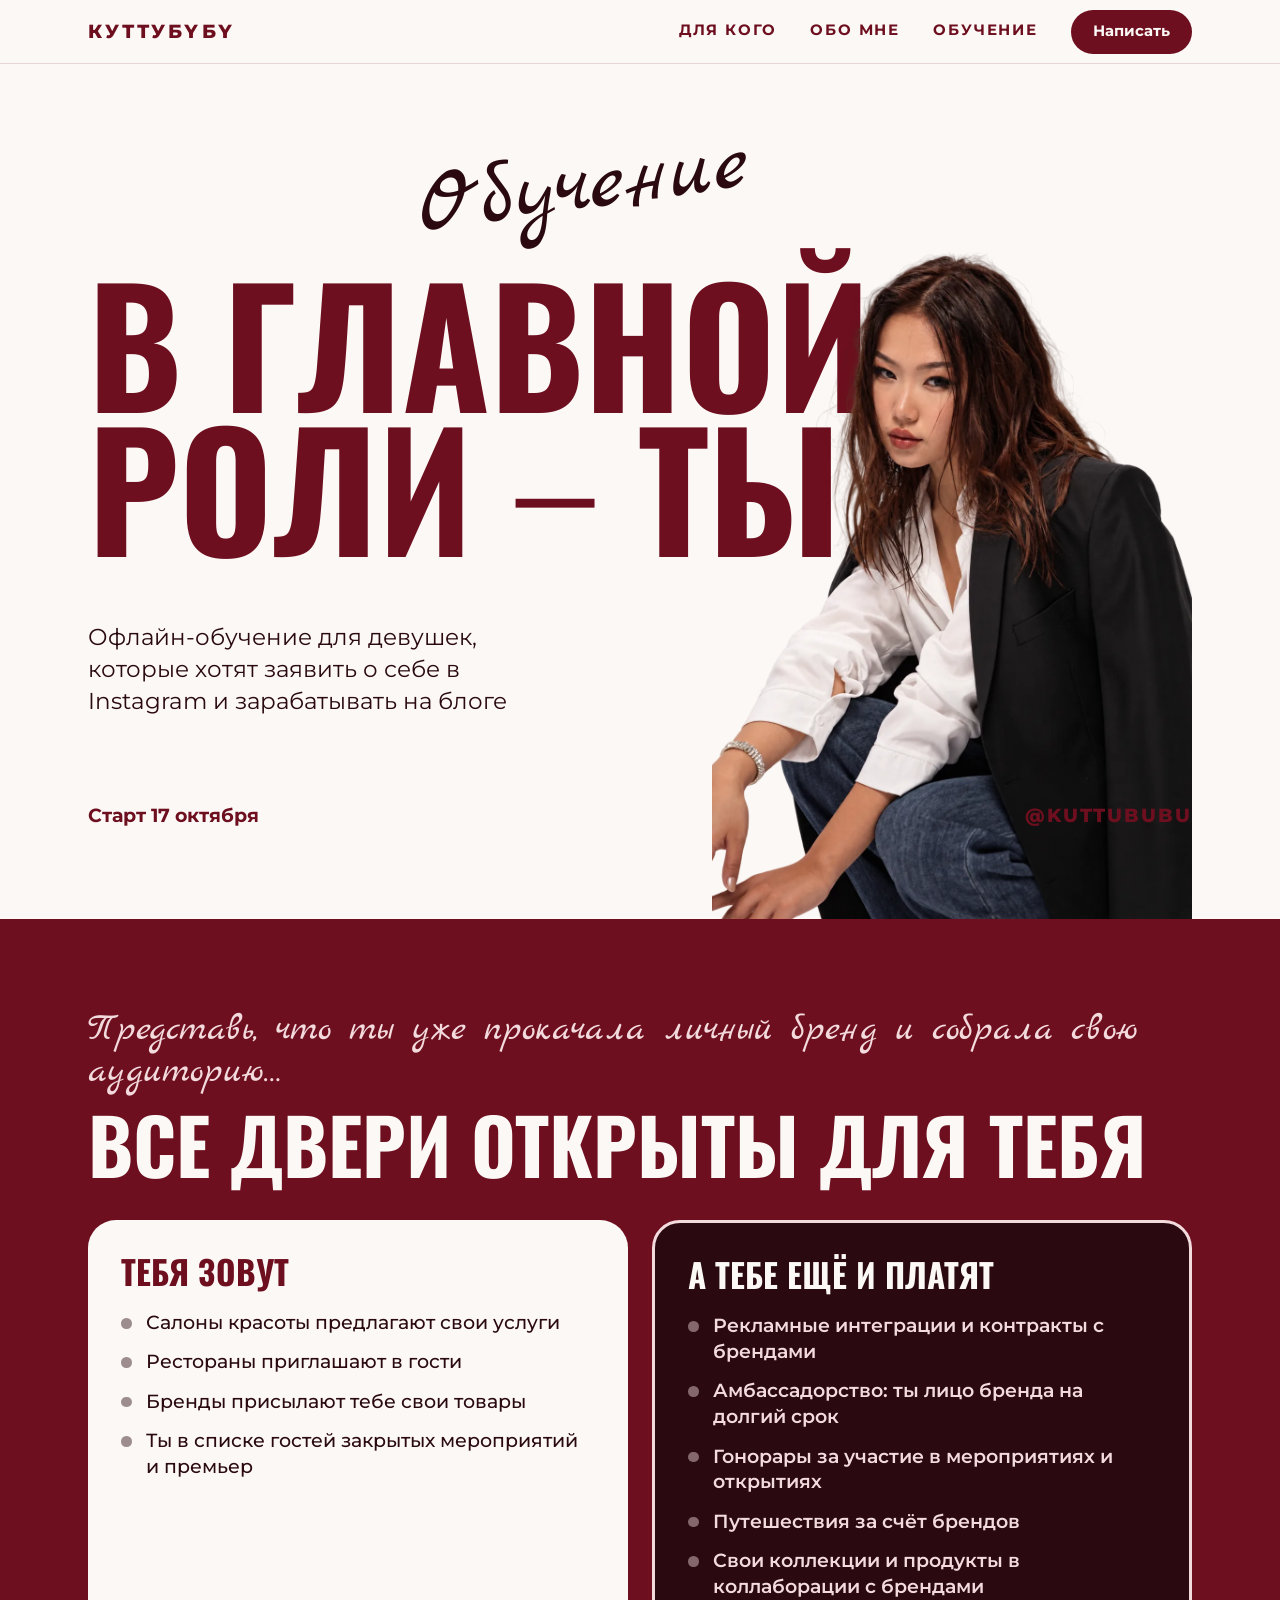
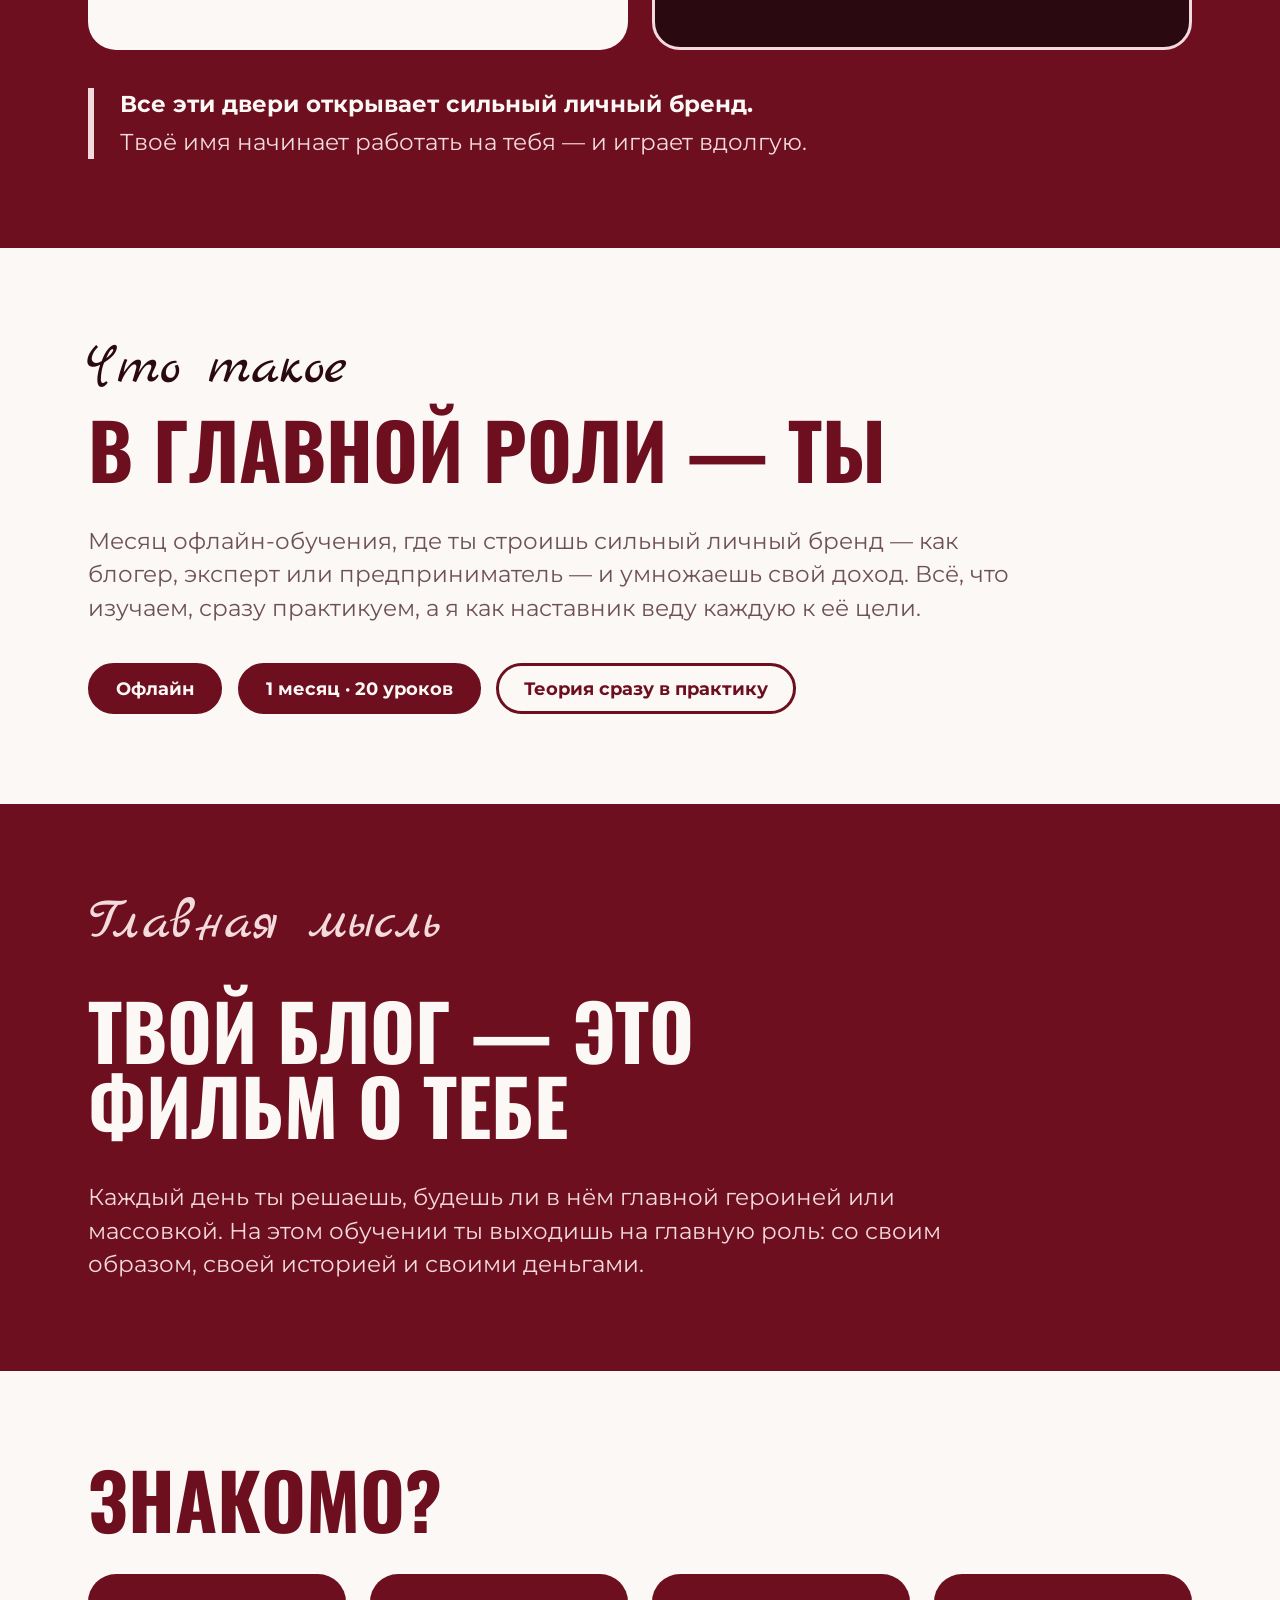
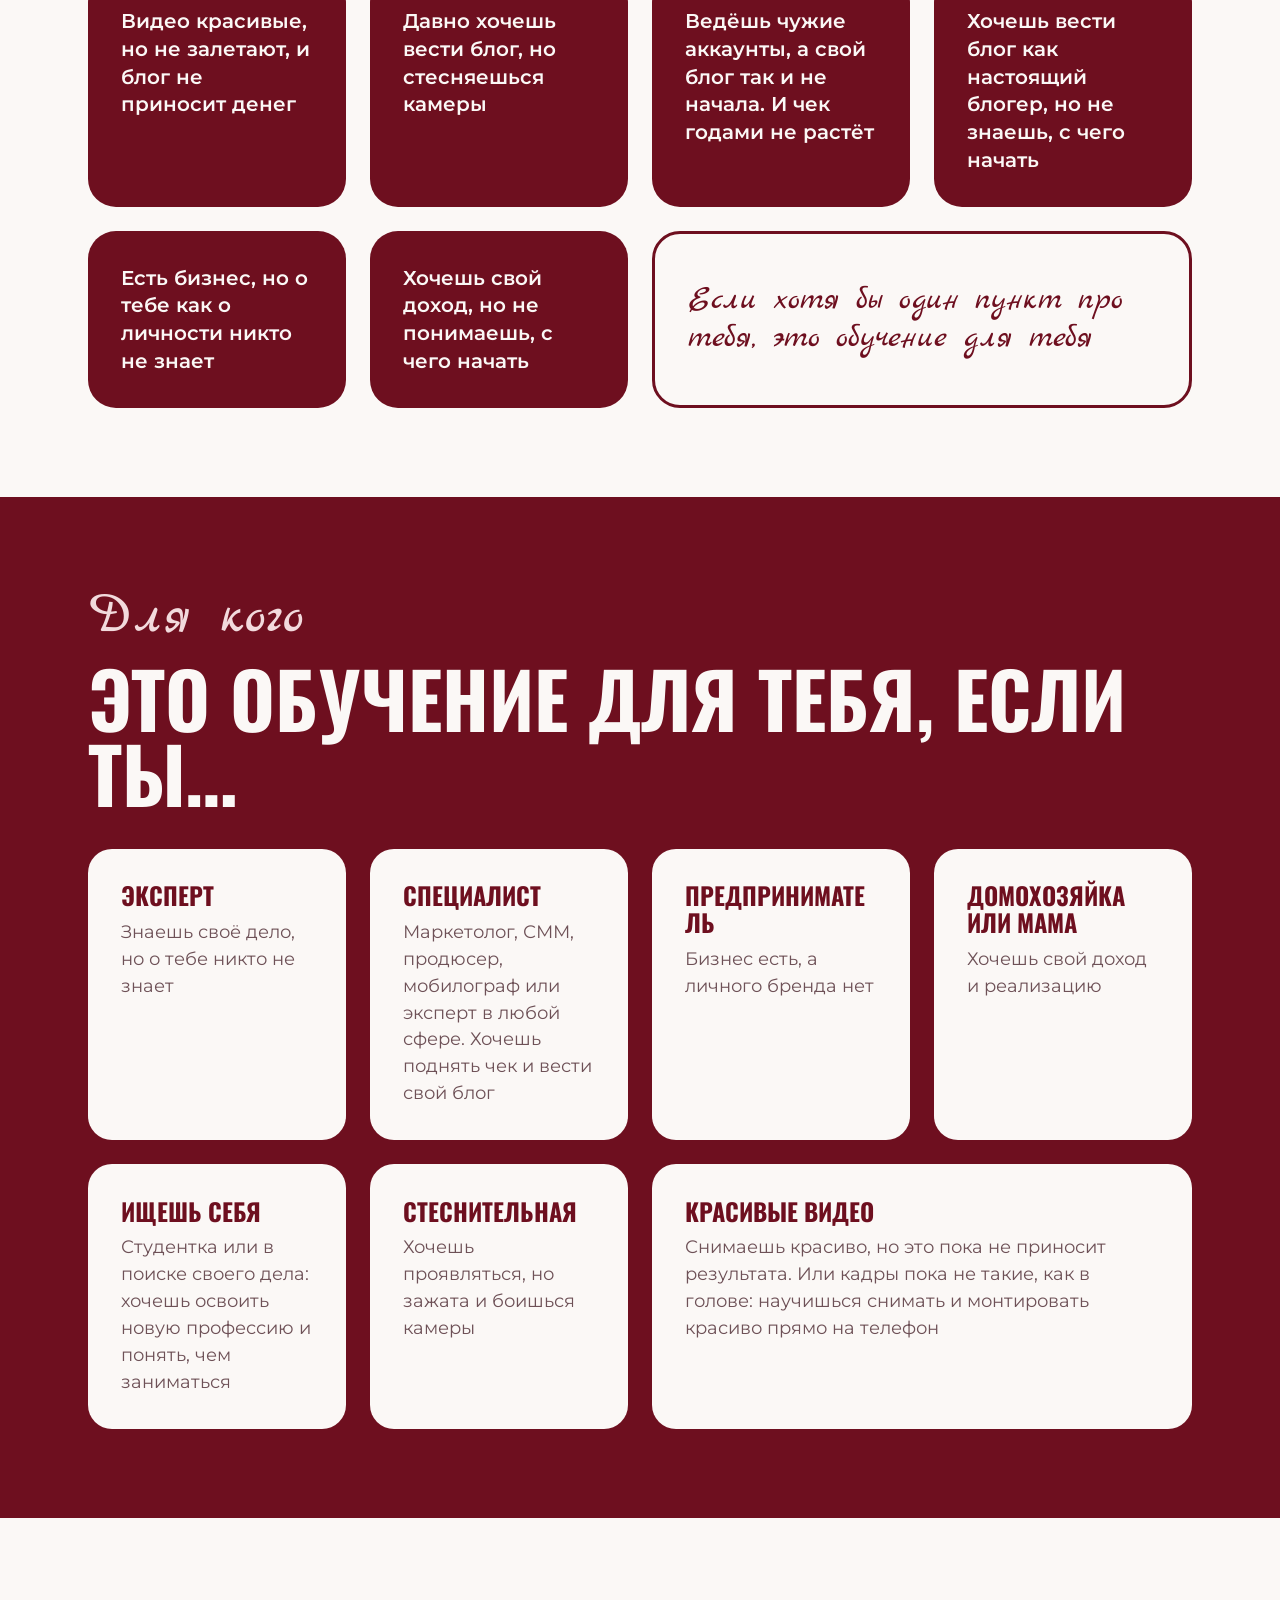
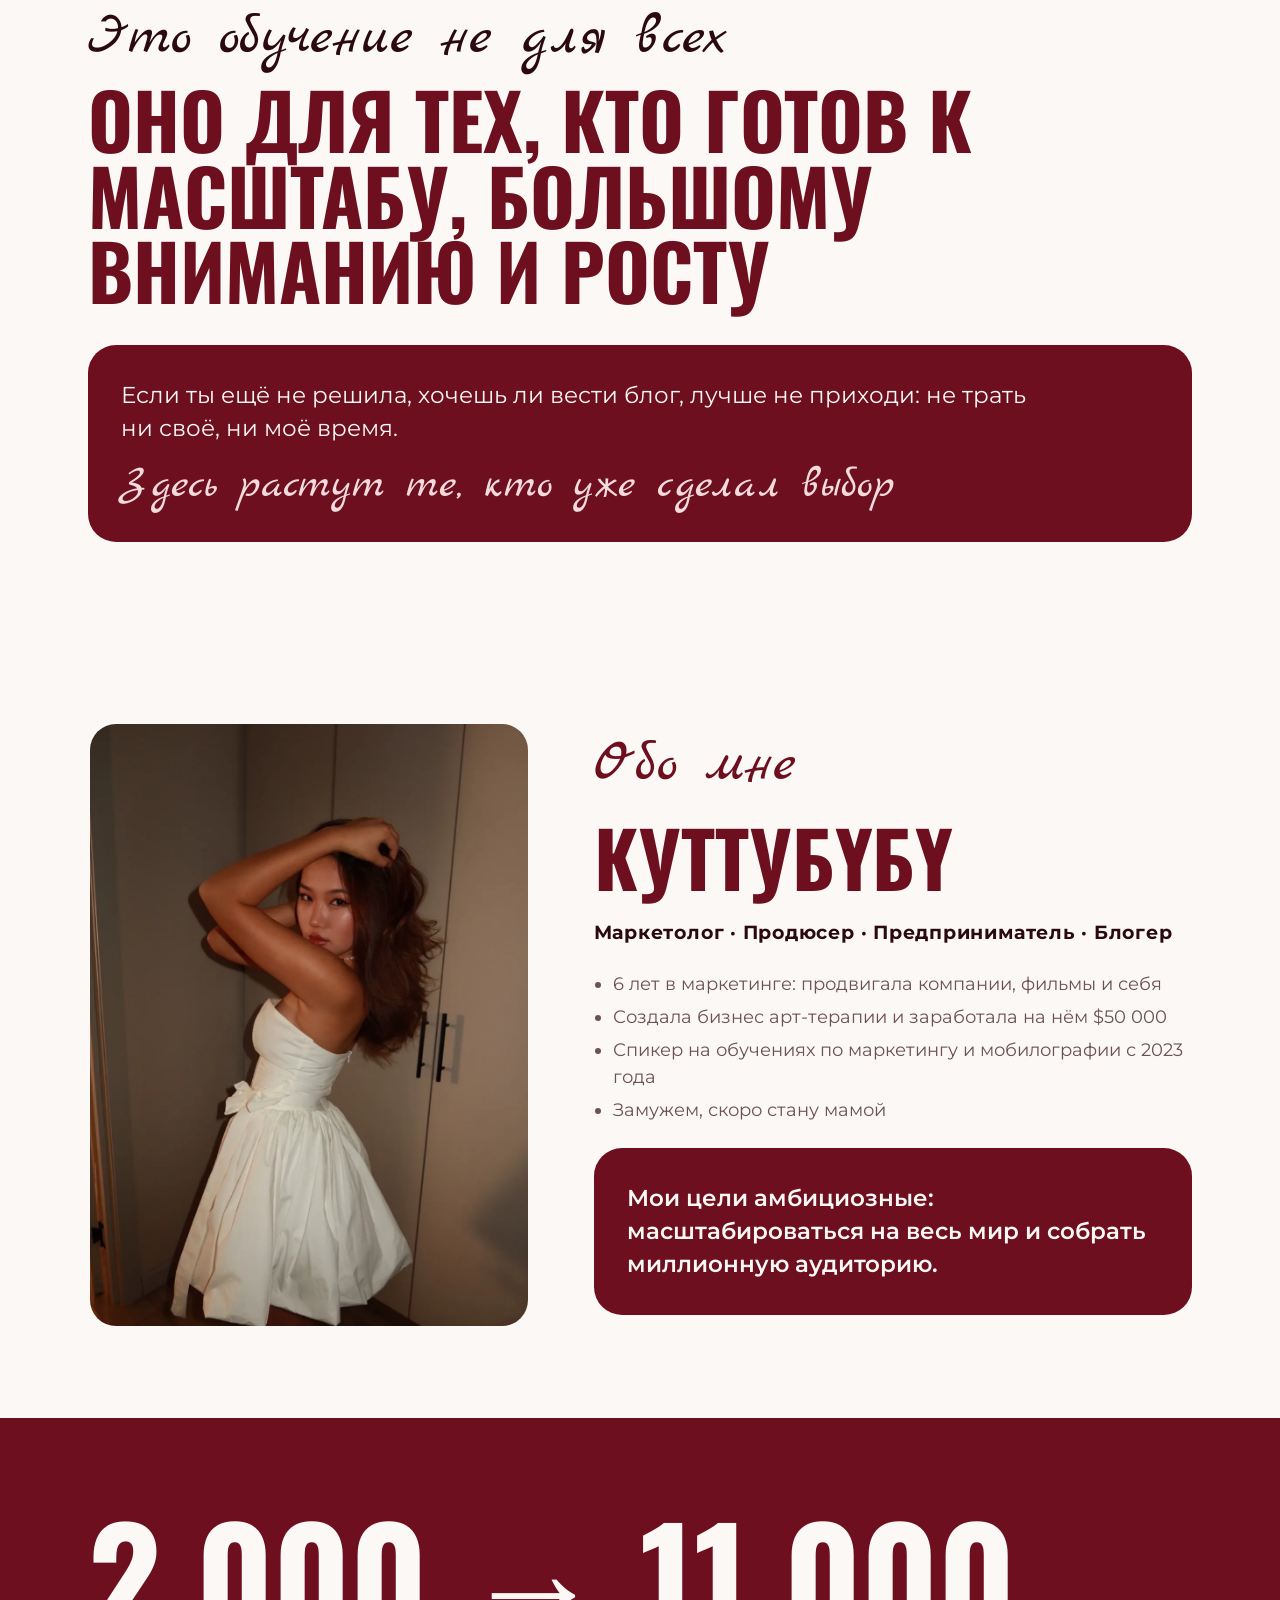
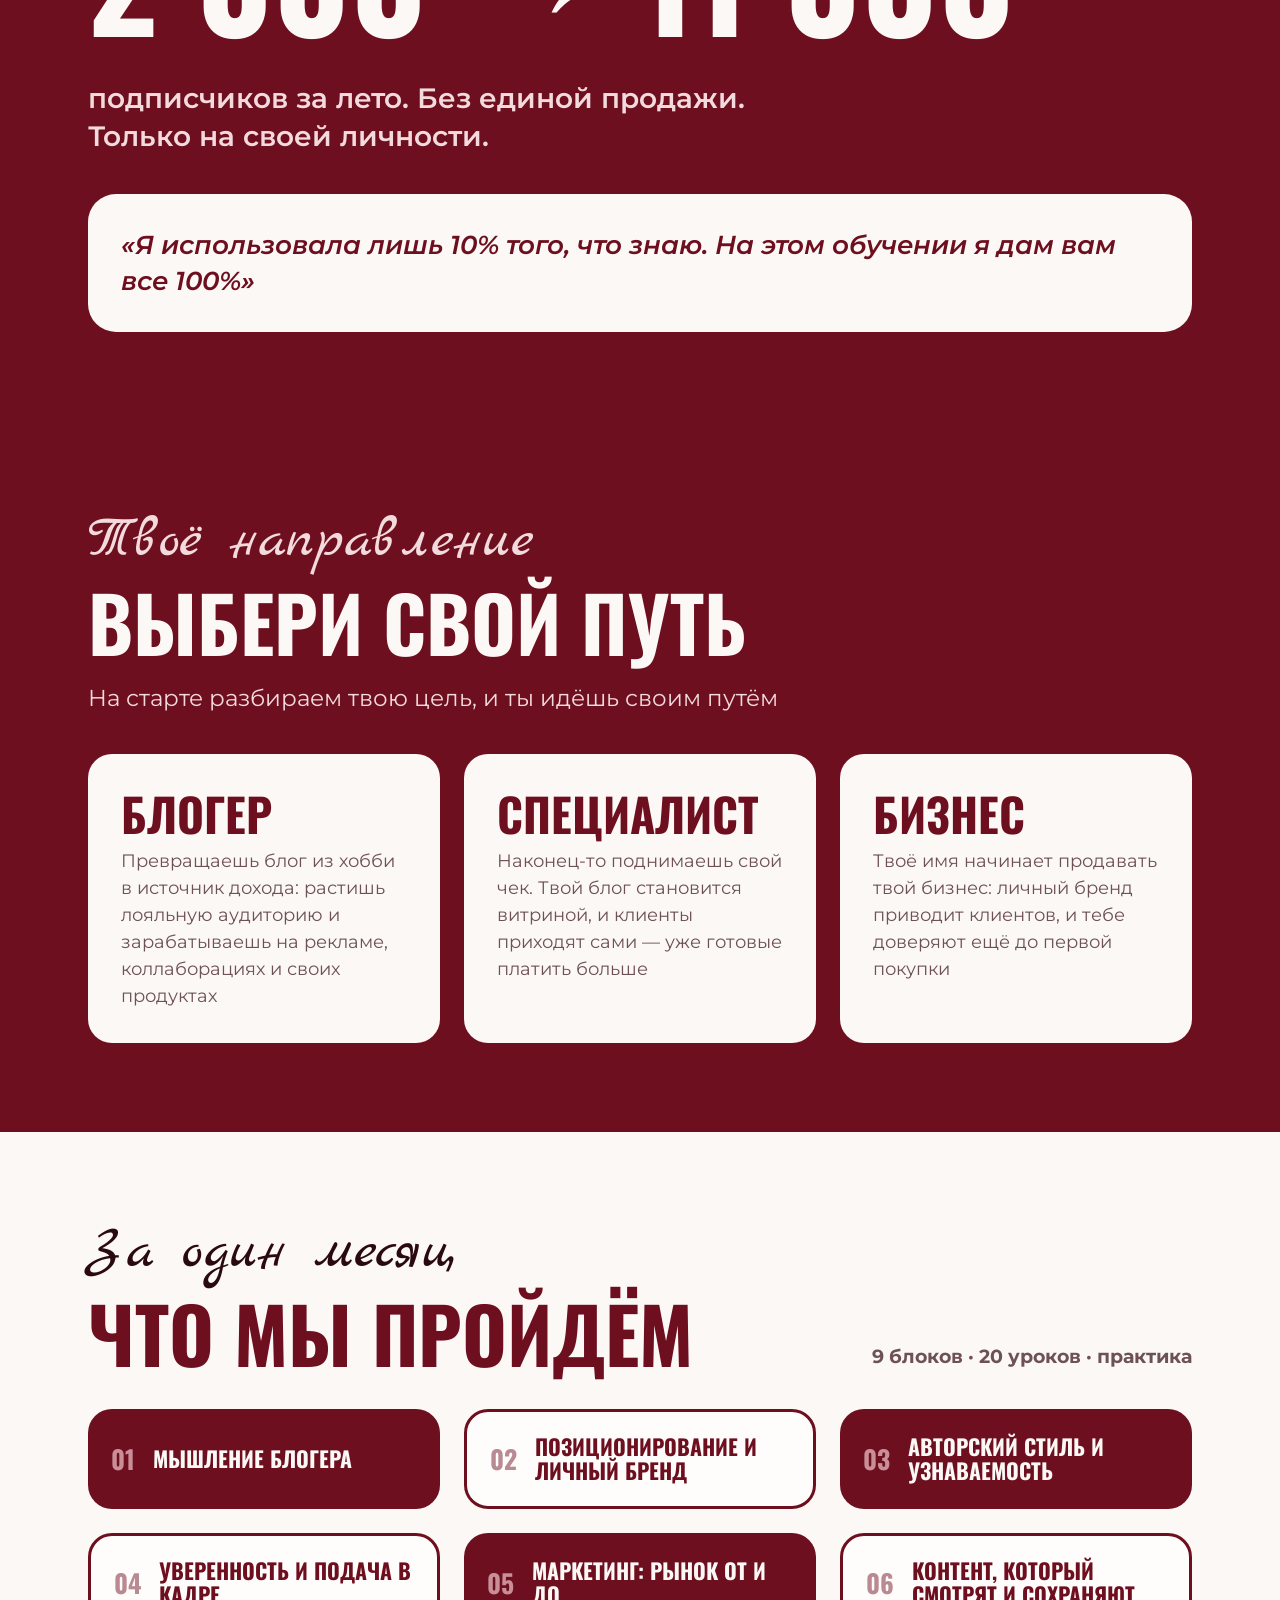
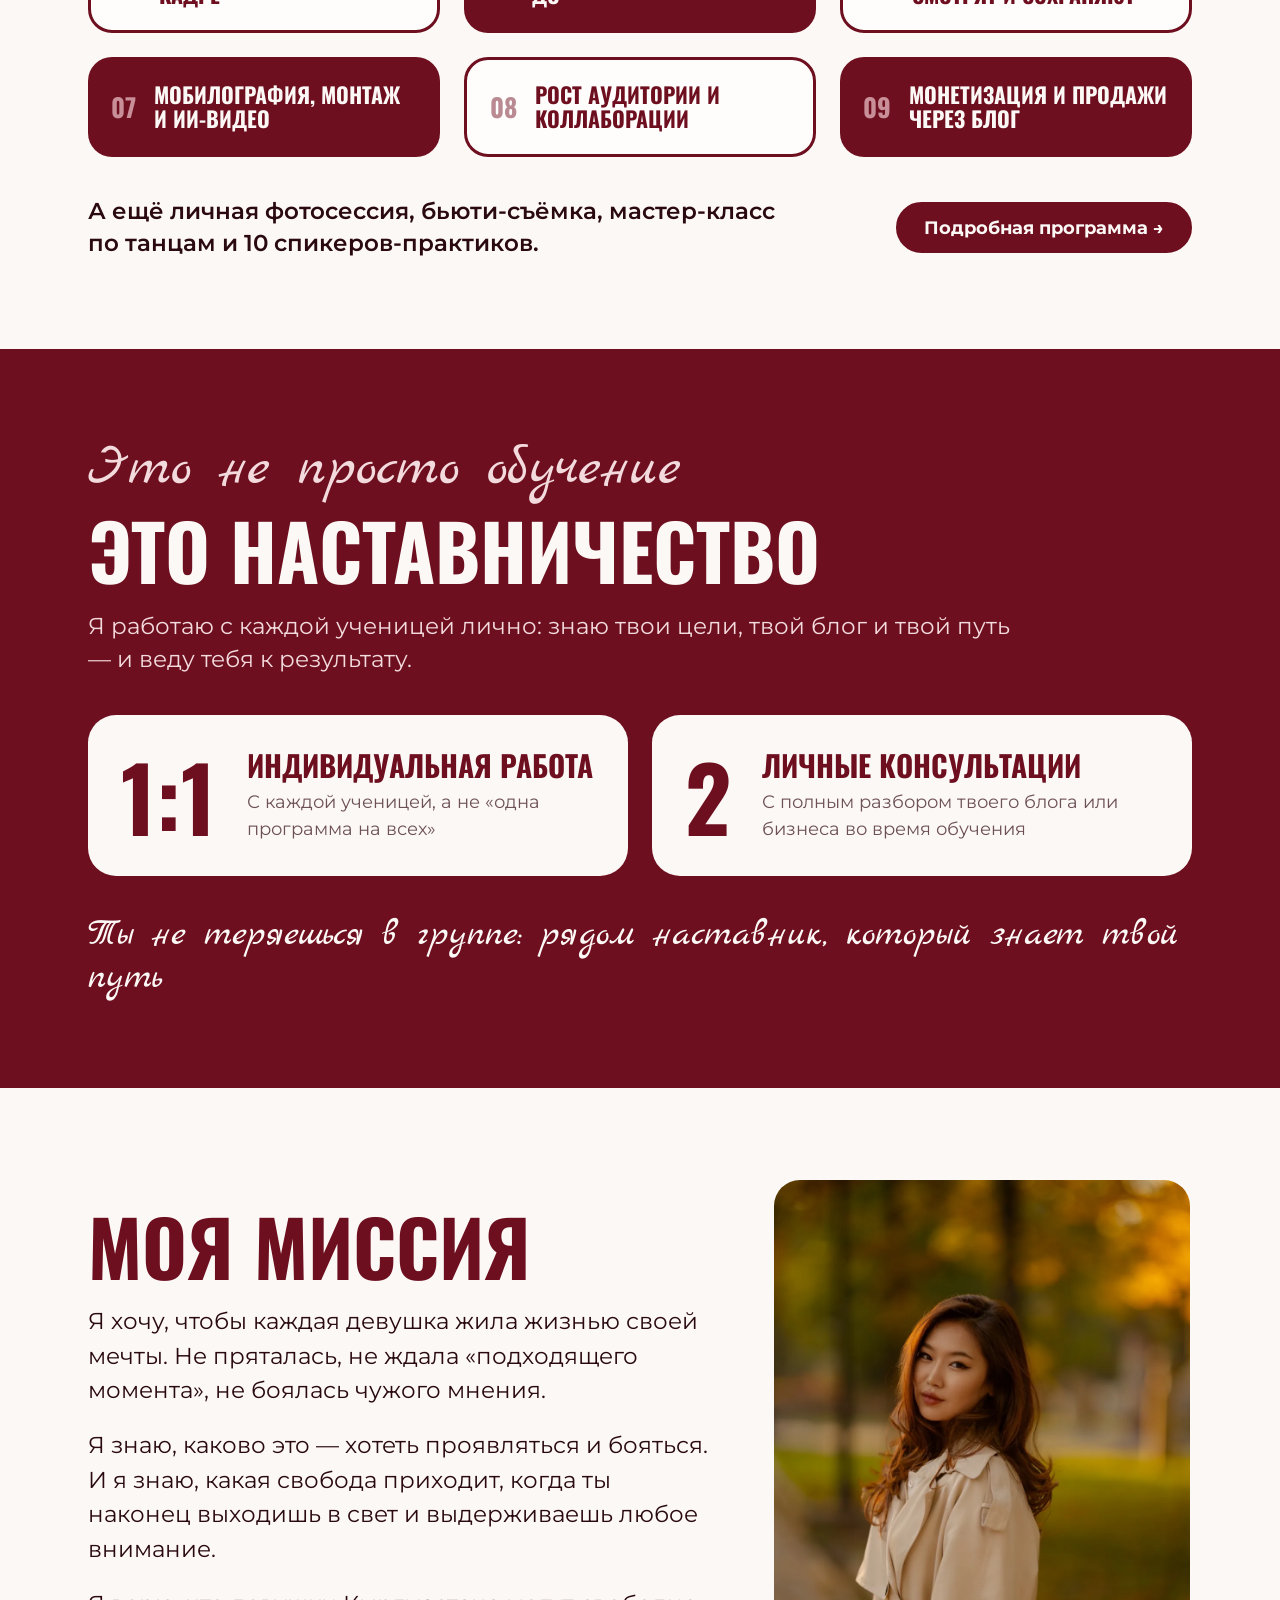
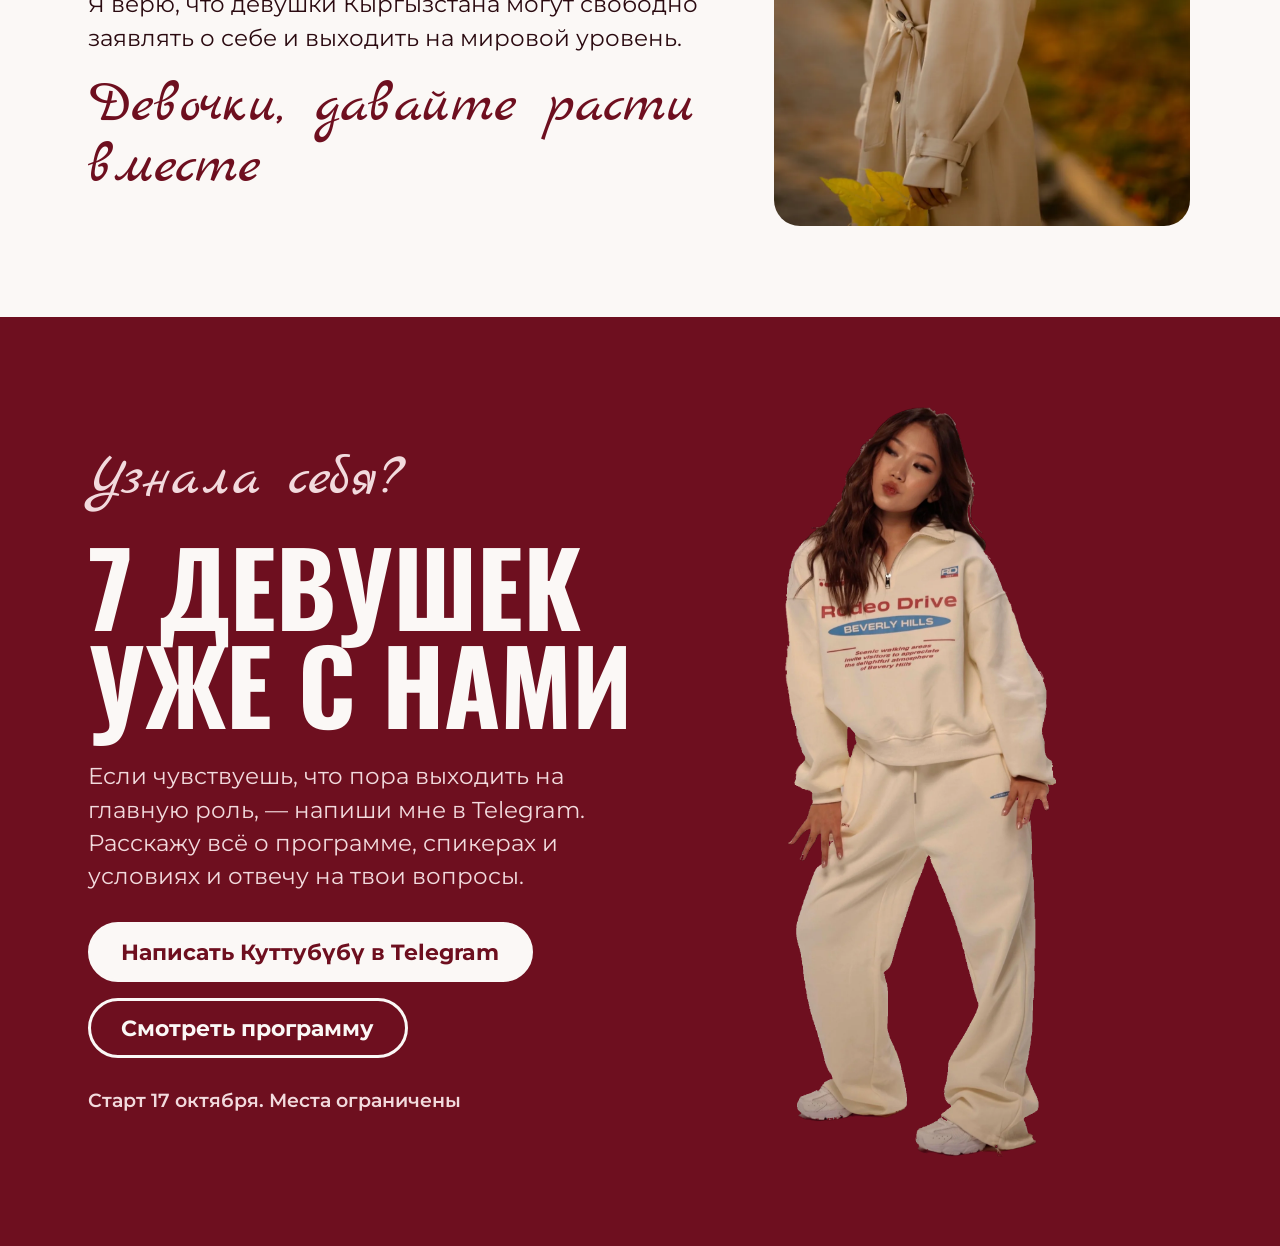
<file: index.html>
<!doctype html>
<html lang="ru">
<head>
<meta charset="utf-8">
<meta name="viewport" content="width=device-width, initial-scale=1">
<title>В главной роли — ты · обучение Куттубүбү</title>
<meta name="description" content="Офлайн-обучение для девушек, которые хотят заявить о себе в Instagram и зарабатывать на блоге. 1 месяц, 20 уроков, старт 17 октября.">
<meta property="og:type" content="website">
<meta property="og:title" content="В главной роли — ты · обучение Куттубүбү">
<meta property="og:description" content="Офлайн-обучение для девушек, которые хотят заявить о себе в Instagram и зарабатывать на блоге.">
<meta property="og:image" content="assets/img/og-cover.jpg">
<meta name="theme-color" content="#6E0F1F">
<link rel="preconnect" href="https://fonts.googleapis.com">
<link rel="preconnect" href="https://fonts.gstatic.com" crossorigin>
<link rel="stylesheet" href="https://fonts.googleapis.com/css2?family=Marck+Script&family=Montserrat:wght@400..800&family=Oswald:wght@700&display=swap">
<link rel="stylesheet" href="assets/css/site.css">
</head>
<body>

<header class="site-header">
 <div class="wrap">
  <a class="logo" href="#cover">Куттубүбү</a>
  <nav class="nav" aria-label="Разделы">
   <a class="nav__link" href="#for-whom">Для кого</a>
   <a class="nav__link" href="#about">Обо мне</a>
   <a class="nav__link" href="#what">Обучение</a>
   <a class="btn" href="https://t.me/kuttububu" target="_blank" rel="noopener">Написать</a>
  </nav>
 </div>
</header>

<main>

<!-- 1. Обложка -->
<section class="block bg-milk cover" id="cover">
 <div class="wrap">
  <div class="cover__main">
   <p class="script cover__script" aria-hidden="true">Обучение</p>
   <h1 class="h-display cover__title">В главной<br>роли <span class="cover__dash">—</span> ты</h1>
  </div>
  <figure class="photo photo--cutout cover__photo">
   <img src="assets/img/kuttububu-final.webp" alt="Куттубүбү" fetchpriority="high">
   <span class="photo__ph">[Фото Куттубүбү без фона]</span>
  </figure>
  <p class="cover__lead">Офлайн-обучение для девушек, которые хотят заявить о себе в Instagram и зарабатывать на блоге</p>
  <div class="cover__foot">
   <span>Старт 17 октября</span>
   <span>@KUTTUBUBU</span>
  </div>
 </div>
</section>

<!-- 2. Все двери открыты -->
<section class="block bg-bordo reveal" id="doors">
 <div class="wrap">
  <div class="head">
   <p class="script">Представь, что ты уже прокачала личный бренд и собрала свою аудиторию…</p>
   <h2 class="h2">Все двери открыты для тебя</h2>
  </div>
  <div class="doors">
   <div class="card card--milk door">
    <h3 class="h3">Тебя зовут</h3>
    <ul>
     <li>Салоны красоты предлагают свои услуги</li>
     <li>Рестораны приглашают в гости</li>
     <li>Бренды присылают тебе свои товары</li>
     <li>Ты в списке гостей закрытых мероприятий и премьер</li>
    </ul>
   </div>
   <div class="card card--rose-line door door--dark">
    <h3 class="h3">А тебе ещё и платят</h3>
    <ul>
     <li>Рекламные интеграции и контракты с брендами</li>
     <li>Амбассадорство: ты лицо бренда на долгий срок</li>
     <li>Гонорары за участие в мероприятиях и открытиях</li>
     <li>Путешествия за счёт брендов</li>
     <li>Свои коллекции и продукты в коллаборации с брендами</li>
    </ul>
   </div>
  </div>
  <div class="doors-note doors-note--line"><p>Все эти двери открывает сильный личный бренд.</p><p class="soft">Твоё имя начинает работать на тебя — и играет вдолгую.</p></div>
 </div>
</section>

<!-- 3. Что такое -->
<section class="block bg-milk reveal" id="what">
 <div class="wrap stack">
  <div class="head head--flush">
   <p class="script script--ink">Что такое</p>
   <h2 class="h2">В главной роли — ты</h2>
  </div>
  <p class="lead muted">Месяц офлайн-обучения, где ты строишь сильный личный бренд — как блогер, эксперт или предприниматель — и умножаешь свой доход. Всё, что изучаем, сразу практикуем, а я как наставник веду каждую к её цели.</p>
  <div class="pills">
   <span class="pill">Офлайн</span>
   <span class="pill">1 месяц · 20 уроков</span>
   <span class="pill pill--outline">Теория сразу в практику</span>
  </div>
 </div>
</section>

<!-- 4. Главная мысль -->
<section class="block bg-bordo reveal" id="idea">
 <div class="wrap stack">
  <p class="script">Главная мысль</p>
  <h2 class="h2">Твой блог — это<br>фильм о тебе</h2>
  <p class="lead soft">Каждый день ты решаешь, будешь ли в нём главной героиней или массовкой. На этом обучении ты выходишь на главную роль: со своим образом, своей историей и своими деньгами.</p>
 </div>
</section>

<!-- 5. Знакомо? -->
<section class="block bg-milk reveal" id="pains">
 <div class="wrap">
  <div class="head"><h2 class="h2">Знакомо?</h2></div>
  <div class="grid grid-4">
   <div class="card card--bordo pain"><p>Видео красивые, но не залетают, и блог не приносит денег</p></div>
   <div class="card card--bordo pain"><p>Давно хочешь вести блог, но стесняешься камеры</p></div>
   <div class="card card--bordo pain"><p>Ведёшь чужие аккаунты, а свой блог так и не начала. И чек годами не растёт</p></div>
   <div class="card card--bordo pain"><p>Хочешь вести блог как настоящий блогер, но не знаешь, с чего начать</p></div>
   <div class="card card--bordo pain"><p>Есть бизнес, но о тебе как о личности никто не знает</p></div>
   <div class="card card--bordo pain"><p>Хочешь свой доход, но не понимаешь, с чего начать</p></div>
   <div class="card card--line pain pain--note"><p>Если хотя бы один пункт про тебя, это обучение для тебя</p></div>
  </div>
 </div>
</section>

<!-- 6. Для кого -->
<section class="block bg-bordo reveal" id="for-whom">
 <div class="wrap">
  <div class="head">
   <p class="script">Для кого</p>
   <h2 class="h2">Это обучение для тебя, если ты…</h2>
  </div>
  <div class="grid grid-4">
   <div class="card card--milk who"><h3 class="h3">Эксперт</h3><p>Знаешь своё дело, но о тебе никто не знает</p></div>
   <div class="card card--milk who"><h3 class="h3">Специалист</h3><p>Маркетолог, СММ, продюсер, мобилограф или эксперт в любой сфере. Хочешь поднять чек и вести свой блог</p></div>
   <div class="card card--milk who"><h3 class="h3">Предприниматель</h3><p>Бизнес есть, а личного бренда нет</p></div>
   <div class="card card--milk who"><h3 class="h3">Домохозяйка или мама</h3><p>Хочешь свой доход и реализацию</p></div>
   <div class="card card--milk who"><h3 class="h3">Ищешь себя</h3><p>Студентка или в поиске своего дела: хочешь освоить новую профессию и понять, чем заниматься</p></div>
   <div class="card card--milk who"><h3 class="h3">Стеснительная</h3><p>Хочешь проявляться, но зажата и боишься камеры</p></div>
   <div class="card card--milk who who--wide"><h3 class="h3">Красивые видео</h3><p>Снимаешь красиво, но это пока не приносит результата. Или кадры пока не такие, как в голове: научишься снимать и монтировать красиво прямо на телефон</p></div>
  </div>
 </div>
</section>

<!-- 7. Не для всех -->
<section class="block bg-milk reveal" id="not-for-all">
 <div class="wrap stack">
  <div class="head head--flush">
   <p class="script script--ink">Это обучение не для всех</p>
   <h2 class="h2">Оно для тех, кто готов к масштабу, большому вниманию и росту</h2>
  </div>
  <div class="card card--bordo callout">
   <p class="lead">Если ты ещё не решила, хочешь ли вести блог, лучше не приходи: не трать ни своё, ни моё время.</p>
   <p class="script">Здесь растут те, кто уже сделал выбор</p>
  </div>
 </div>
</section>

<!-- 8. Обо мне -->
<section class="block bg-milk reveal" id="about">
 <div class="wrap about">
  <figure class="photo about__photo">
   <img src="assets/img/kuttububu-about.webp" alt="Куттубүбү" loading="lazy">
   <span class="photo__ph">[Фото Куттубүбү]</span>
  </figure>
  <div class="about__body">
   <p class="script">Обо мне</p>
   <h2 class="h2">Куттубүбү</h2>
   <p class="roles"><span>Маркетолог ·</span> <span>Продюсер ·</span> <span>Предприниматель ·</span> <span>Блогер</span></p>
   <ul class="about__list">
    <li>6 лет в маркетинге: продвигала компании, фильмы и себя</li>
    <li>Создала бизнес арт-терапии и заработала на нём $50 000</li>
    <li>Спикер на обучениях по маркетингу и мобилографии с 2023 года</li>
    <li>Замужем, скоро стану мамой</li>
   </ul>
   <div class="card card--bordo">
    <p class="lead lead--strong">Мои цели амбициозные: масштабироваться на весь мир и собрать миллионную аудиторию.</p>
   </div>
  </div>
 </div>
</section>

<!-- 9. Кейс -->
<section class="block bg-bordo reveal" id="case">
 <div class="wrap stack">
  <h2 class="num case__num"><span>2 000 →</span> <span>11 000</span></h2>
  <p class="case__sub soft">подписчиков за лето. Без единой продажи. Только на своей личности.</p>
  <div class="card card--milk">
   <p class="quote">«Я использовала лишь 10% того, что знаю. На этом обучении я дам вам все 100%»</p>
  </div>
 </div>
</section>

<!-- 10. Твоё направление -->
<section class="block bg-bordo reveal" id="tracks">
 <div class="wrap">
  <div class="head">
   <p class="script">Твоё направление</p>
   <h2 class="h2">Выбери свой путь</h2>
   <p class="lead soft">На старте разбираем твою цель, и ты идёшь своим путём</p>
  </div>
  <div class="tracks">
   <div class="card card--milk who track"><h3 class="h3">Блогер</h3><p>Превращаешь блог из хобби в источник дохода: растишь лояльную аудиторию и зарабатываешь на рекламе, коллаборациях и своих продуктах</p></div>
   <div class="card card--milk who track"><h3 class="h3">Специалист</h3><p>Наконец-то поднимаешь свой чек. Твой блог становится витриной, и клиенты приходят сами — уже готовые платить больше</p></div>
   <div class="card card--milk who track"><h3 class="h3">Бизнес</h3><p>Твоё имя начинает продавать твой бизнес: личный бренд приводит клиентов, и тебе доверяют ещё до первой покупки</p></div>
  </div>
 </div>
</section>

<!-- 11. Что мы пройдём -->
<section class="block bg-milk reveal" id="outline">
 <div class="wrap">
  <div class="program-head">
   <div class="head head--flush">
    <p class="script script--ink">За один месяц</p>
    <h2 class="h2">Что мы пройдём</h2>
   </div>
   <p class="program-meta">9 блоков · 20 уроков · практика</p>
  </div>
  <ol class="outline">
   <li class="card--bordo"><span class="module__n">01</span><h3 class="h3">Мышление блогера</h3></li>
   <li class="card--line"><span class="module__n">02</span><h3 class="h3">Позиционирование и личный бренд</h3></li>
   <li class="card--bordo"><span class="module__n">03</span><h3 class="h3">Авторский стиль и узнаваемость</h3></li>
   <li class="card--line"><span class="module__n">04</span><h3 class="h3">Уверенность и подача в кадре</h3></li>
   <li class="card--bordo"><span class="module__n">05</span><h3 class="h3">Маркетинг: рынок от и до</h3></li>
   <li class="card--line"><span class="module__n">06</span><h3 class="h3">Контент, который смотрят и сохраняют</h3></li>
   <li class="card--bordo"><span class="module__n">07</span><h3 class="h3">Мобилография, монтаж и ИИ-видео</h3></li>
   <li class="card--line"><span class="module__n">08</span><h3 class="h3">Рост аудитории и коллаборации</h3></li>
   <li class="card--bordo"><span class="module__n">09</span><h3 class="h3">Монетизация и продажи через блог</h3></li>
  </ol>
  <div class="outline-foot">
   <p>А ещё личная фотосессия, бьюти-съёмка, мастер-класс по танцам и 10 спикеров-практиков.</p>
   <a class="pill" href="program.html">Подробная программа →</a>
  </div>
 </div>
</section>

<!-- 12. Наставничество -->
<section class="block bg-bordo reveal" id="mentor">
 <div class="wrap">
  <div class="head">
   <p class="script">Это не просто обучение</p>
   <h2 class="h2">Это наставничество</h2>
   <p class="lead soft">Я работаю с каждой ученицей лично: знаю твои цели, твой блог и твой путь — и веду тебя к результату.</p>
  </div>
  <div class="mentor">
   <div class="card card--milk">
    <p class="num">1:1</p>
    <div><h3 class="h3">Индивидуальная работа</h3><p>С каждой ученицей, а не «одна программа на всех»</p></div>
   </div>
   <div class="card card--milk">
    <p class="num">2</p>
    <div><h3 class="h3">Личные консультации</h3><p>С полным разбором твоего блога или бизнеса во время обучения</p></div>
   </div>
  </div>
  <p class="script mentor-note">Ты не теряешься в группе: рядом наставник, который знает твой путь</p>
 </div>
</section>

<!-- 13. Миссия -->
<section class="block bg-milk reveal" id="mission">
 <div class="wrap mission">
  <figure class="photo mission__photo">
   <img src="assets/img/kuttububu-mission.webp" alt="Куттубүбү" loading="lazy">
   <span class="photo__ph">[Фото Куттубүбү]</span>
  </figure>
  <div class="mission__body">
   <h2 class="h2">Моя миссия</h2>
   <p>Я хочу, чтобы каждая девушка жила жизнью своей мечты. Не пряталась, не ждала «подходящего момента», не боялась чужого мнения.</p>
   <p>Я знаю, каково это — хотеть проявляться и бояться. И я знаю, какая свобода приходит, когда ты наконец выходишь в свет и выдерживаешь любое внимание.</p>
   <p>Я верю, что девушки Кыргызстана могут свободно заявлять о себе и выходить на мировой уровень.</p>
   <p class="script">Девочки, давайте расти вместе</p>
  </div>
 </div>
</section>

<!-- 14. Финал -->
<section class="block bg-bordo reveal" id="final">
 <div class="wrap final">
  <div class="final__body">
   <p class="script">Узнала себя?</p>
   <h2 class="h2 final__title">7 девушек<br>уже с нами</h2>
   <p class="final__text">Если чувствуешь, что пора выходить на главную роль, — напиши мне в Telegram. Расскажу всё о программе, спикерах и условиях и отвечу на твои вопросы.</p>
   <div class="final__links">
    <a class="pill pill--light" href="https://t.me/kuttububu" target="_blank" rel="noopener">Написать Куттубүбү в Telegram</a>
    <a class="pill pill--ghost" href="program.html">Смотреть программу</a>
   </div>
   <p class="final__note">Старт 17 октября. Места ограничены</p>
  </div>
  <figure class="photo photo--cutout photo--on-bordo final__photo">
   <img src="assets/img/kuttububu-hero.webp" alt="Куттубүбү" loading="lazy">
   <span class="photo__ph">[Фото Куттубүбү без фона]</span>
  </figure>
 </div>
</section>

</main>

<script src="assets/js/site.js"></script>
</body>
</html>
</file>
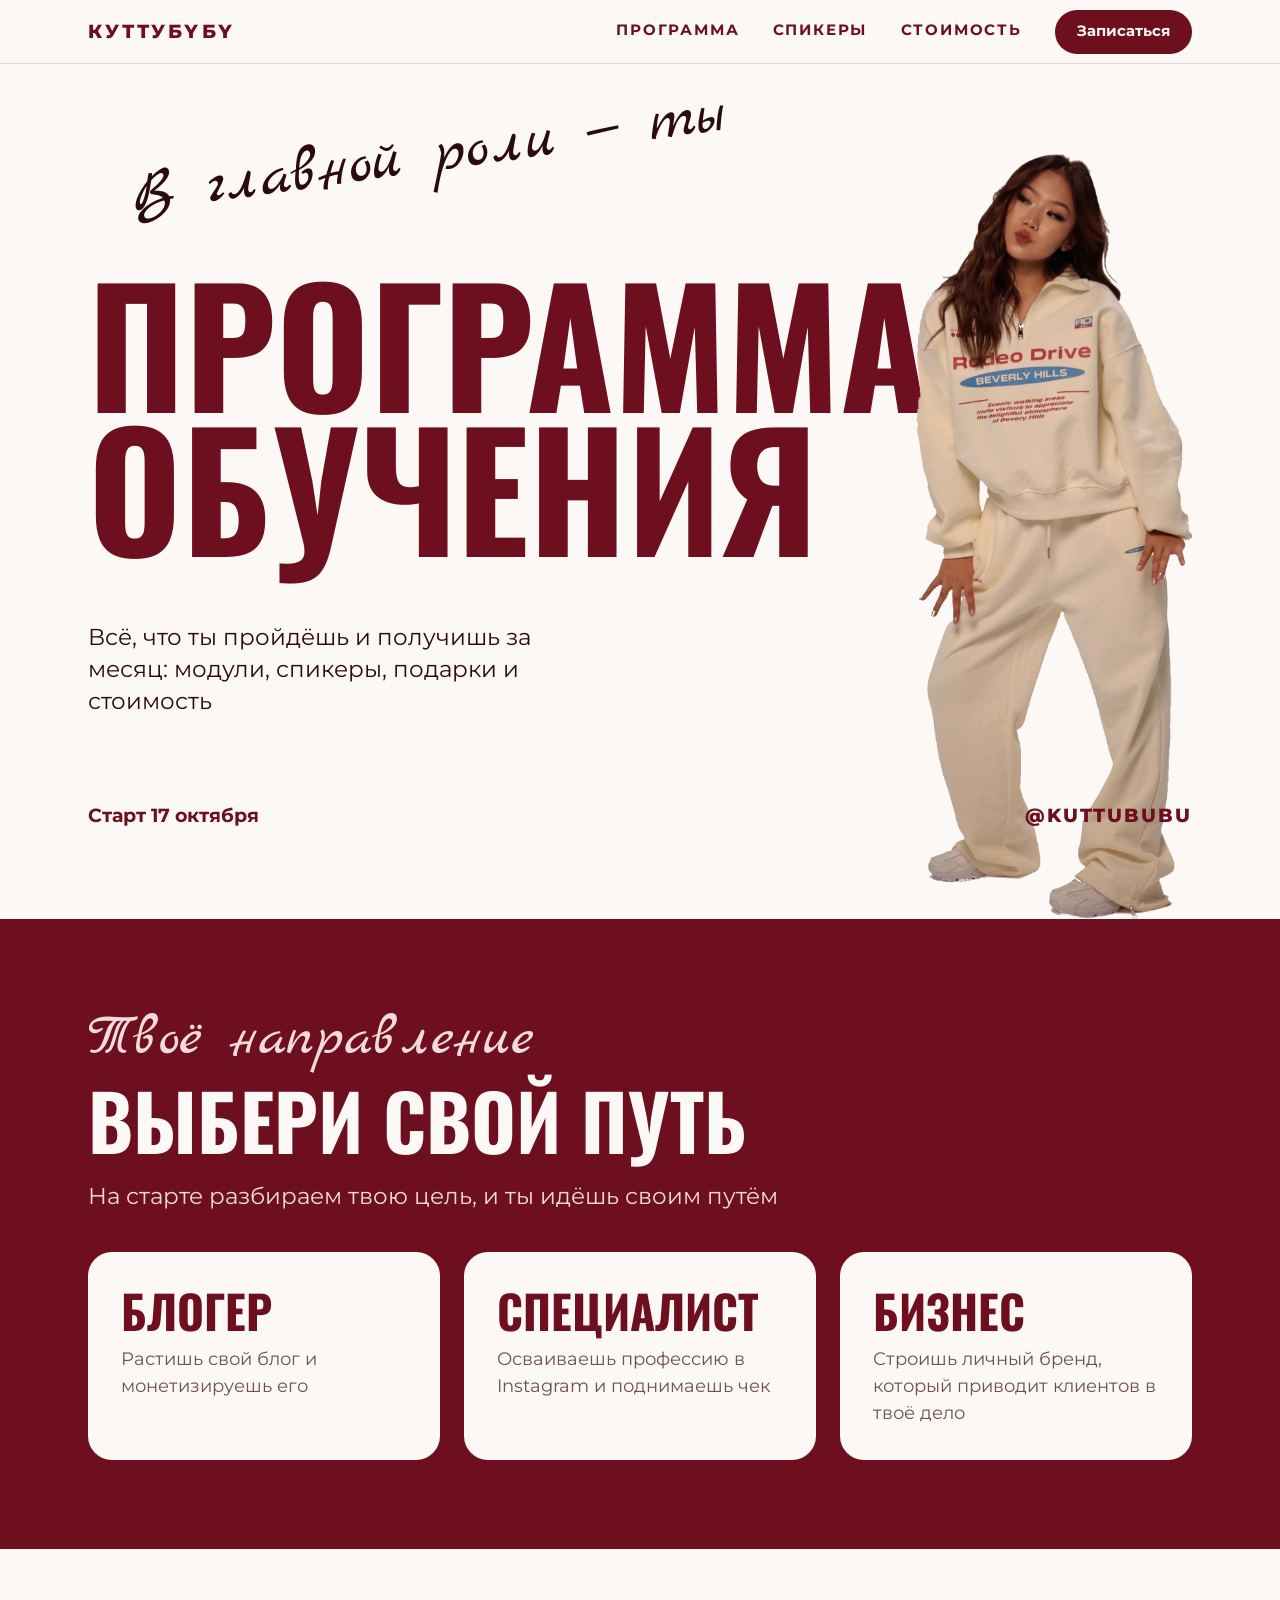
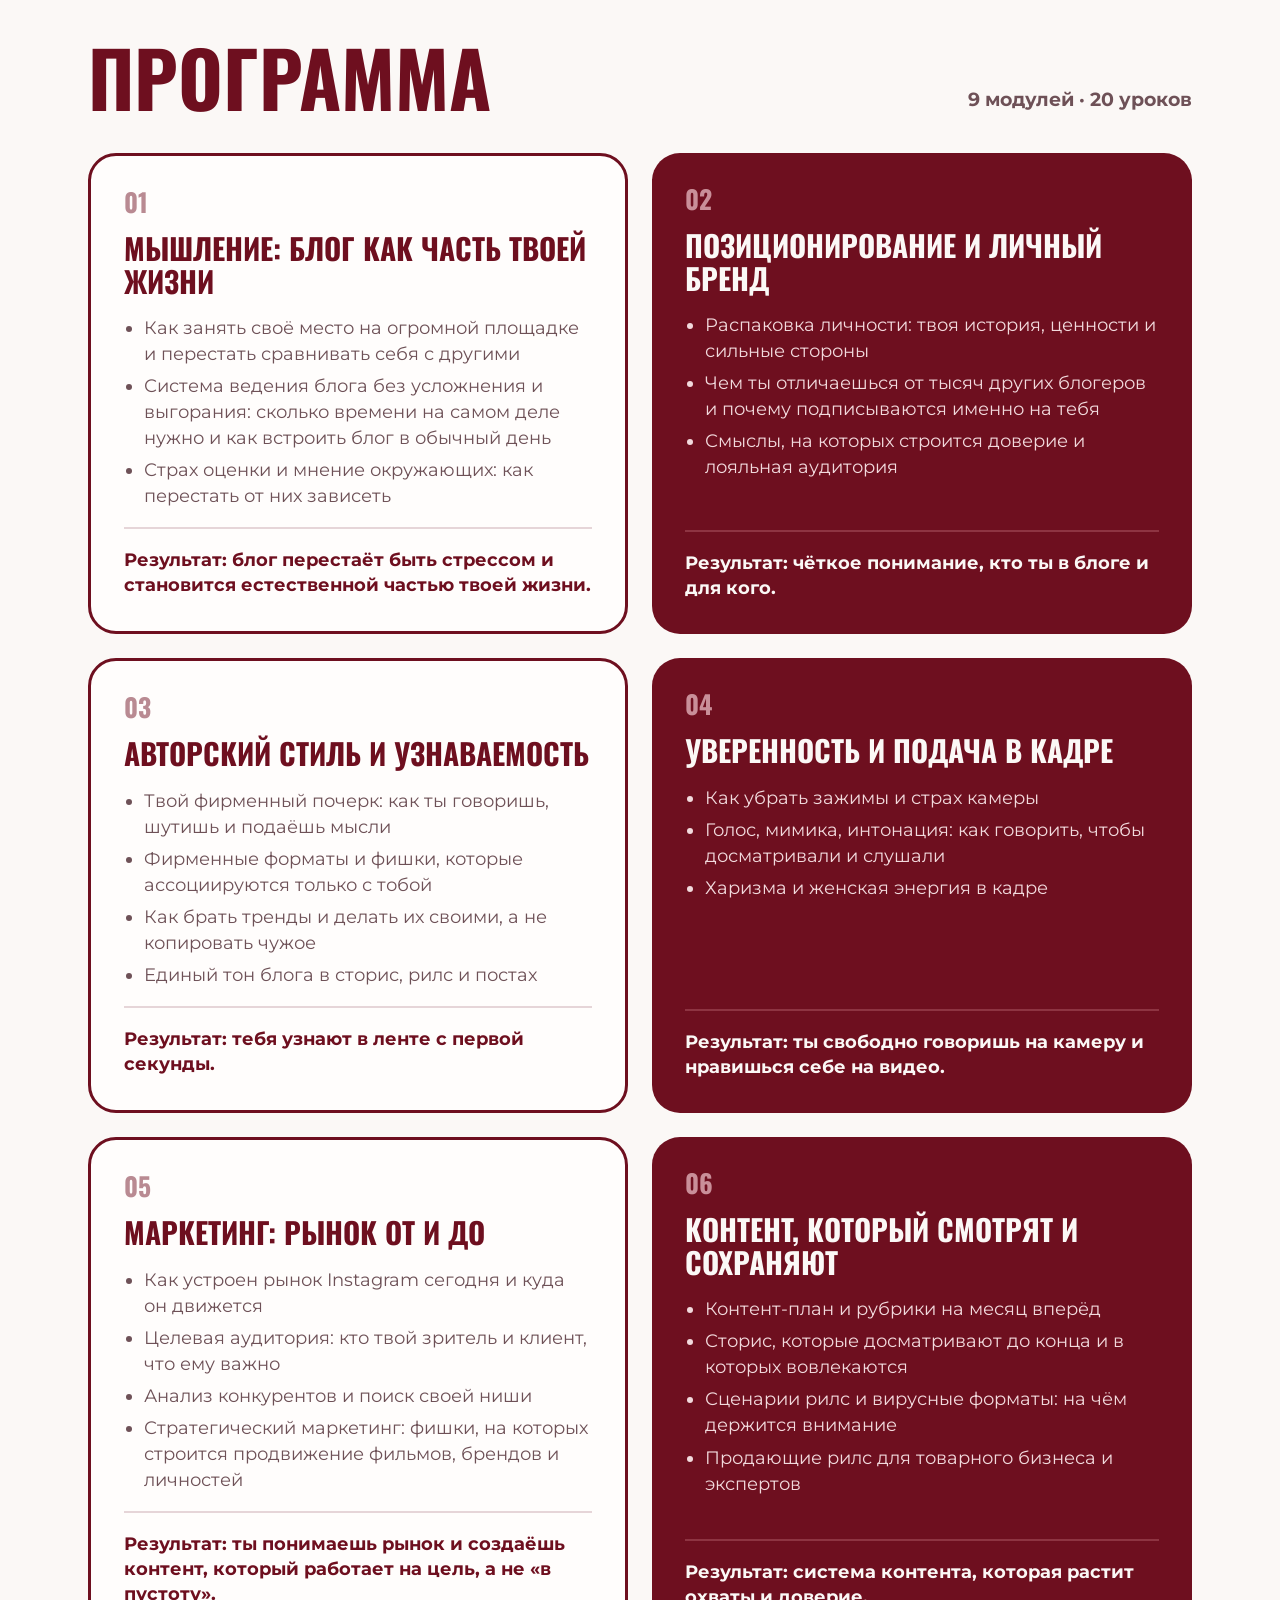
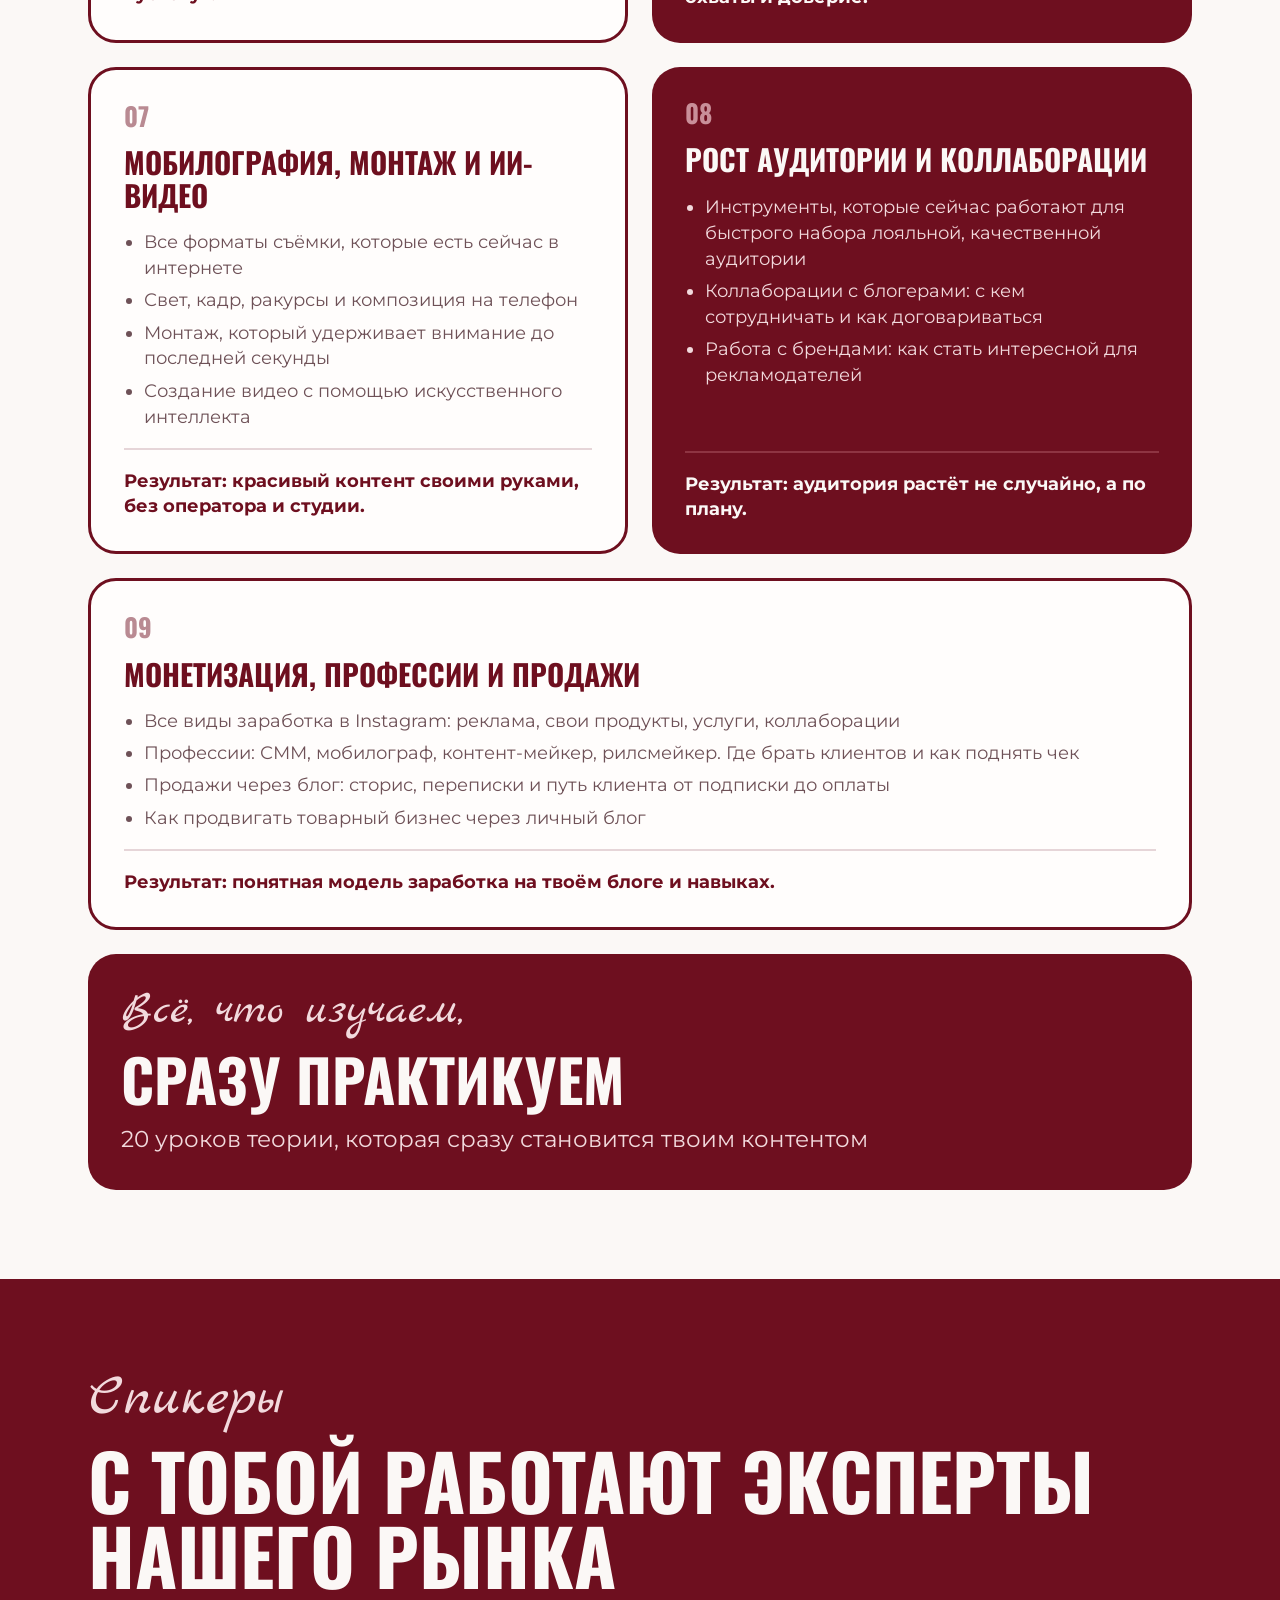
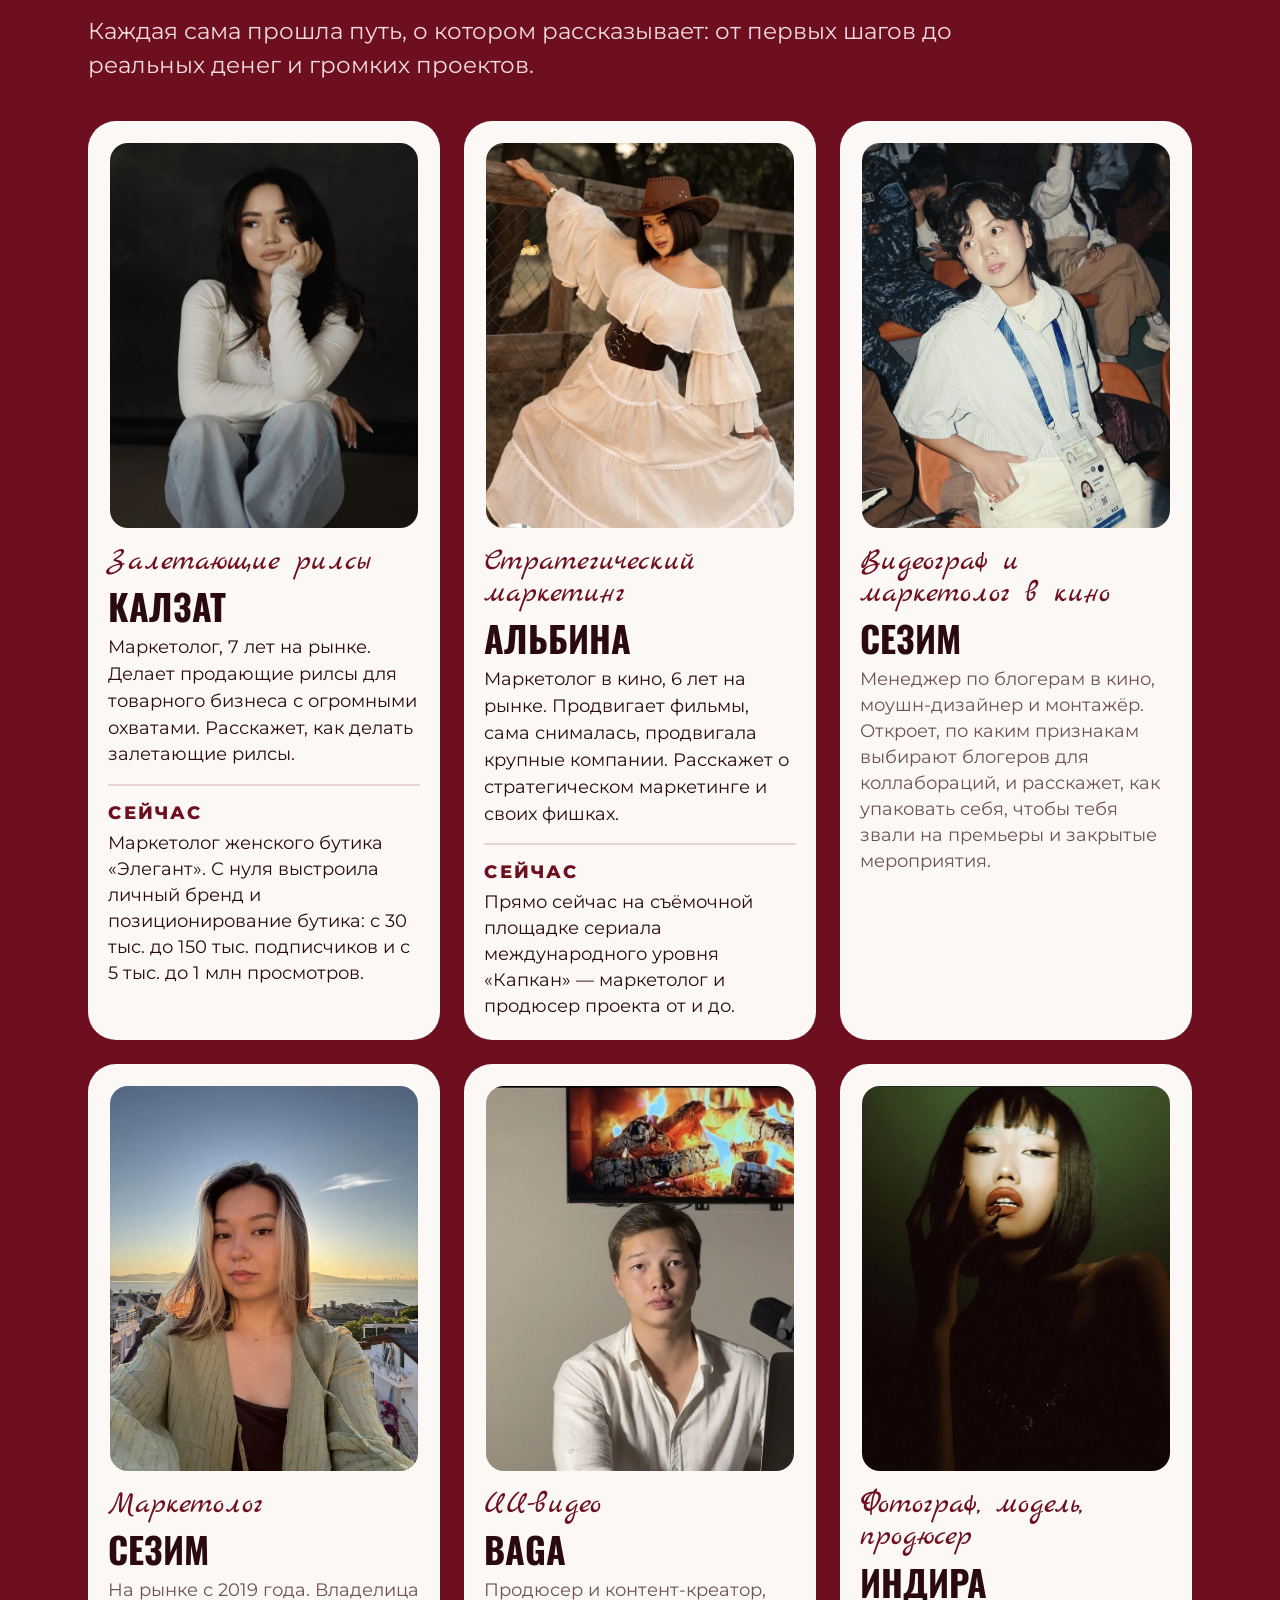
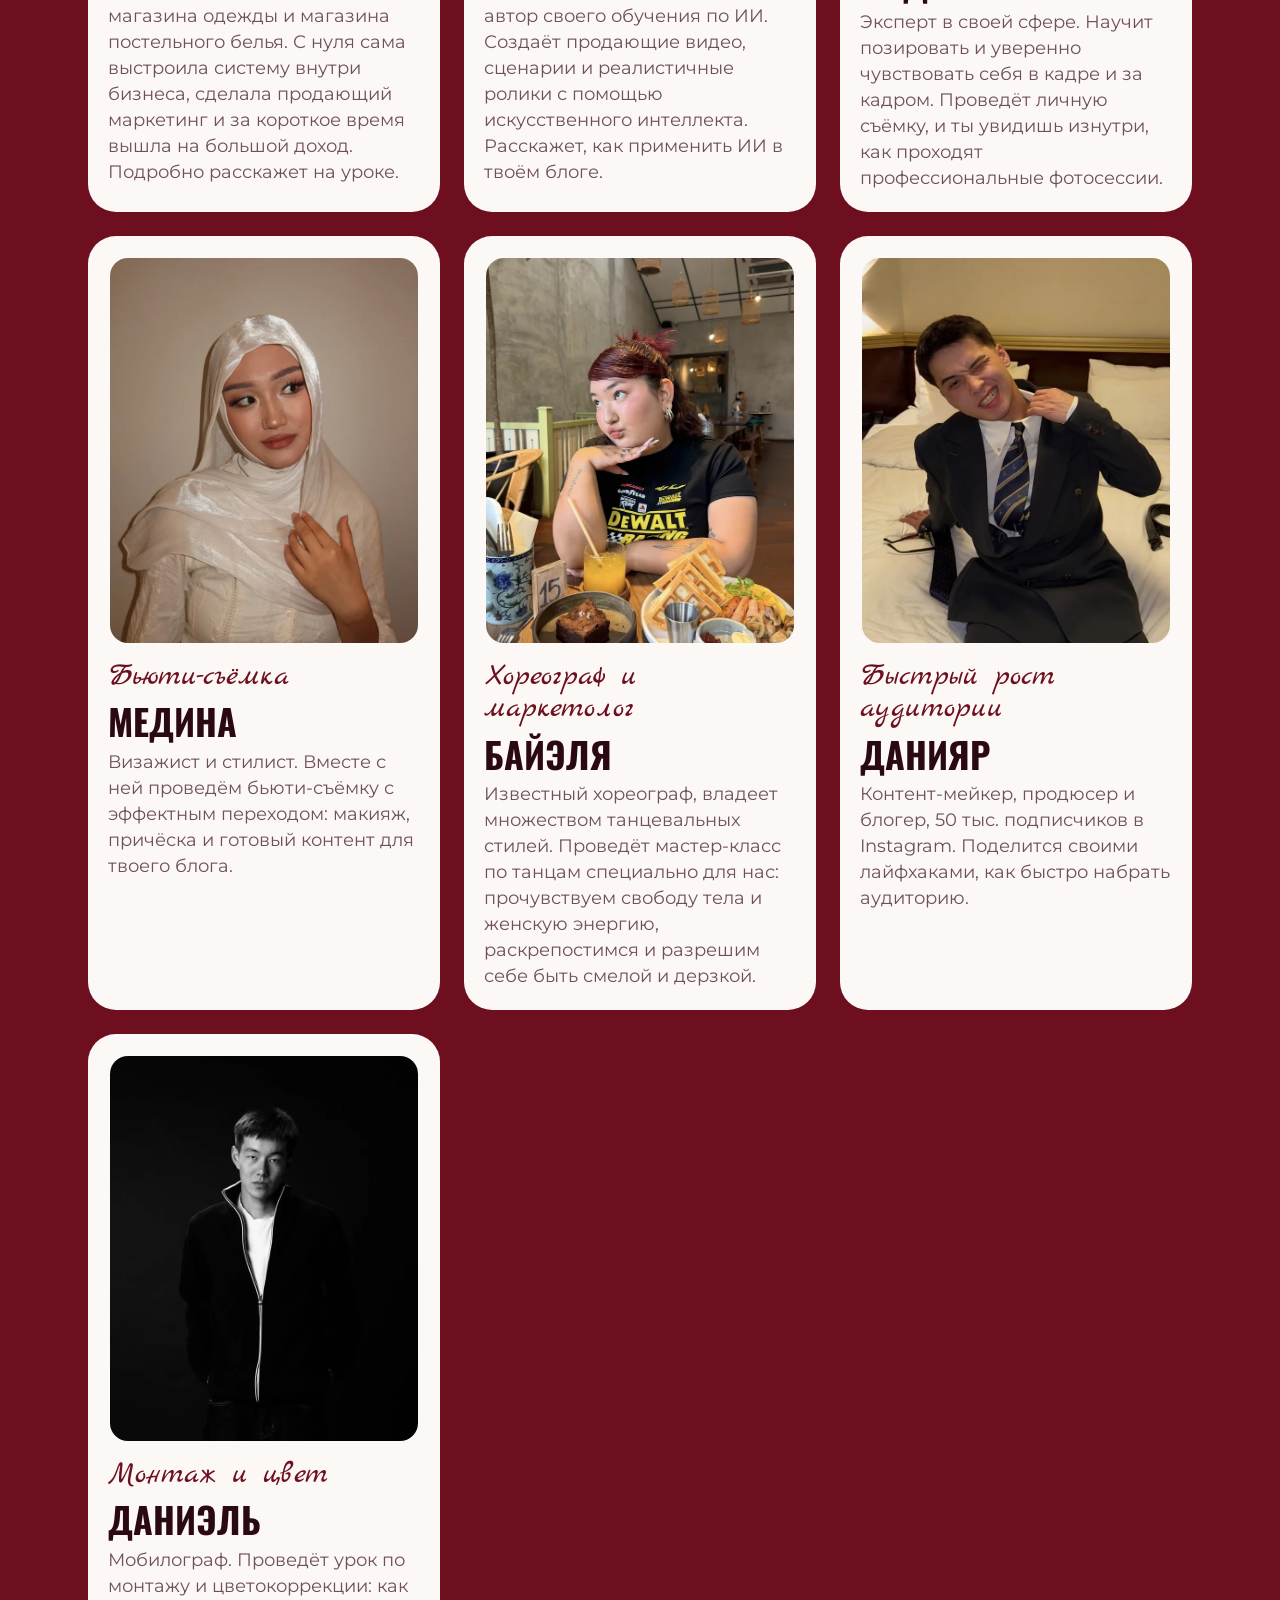
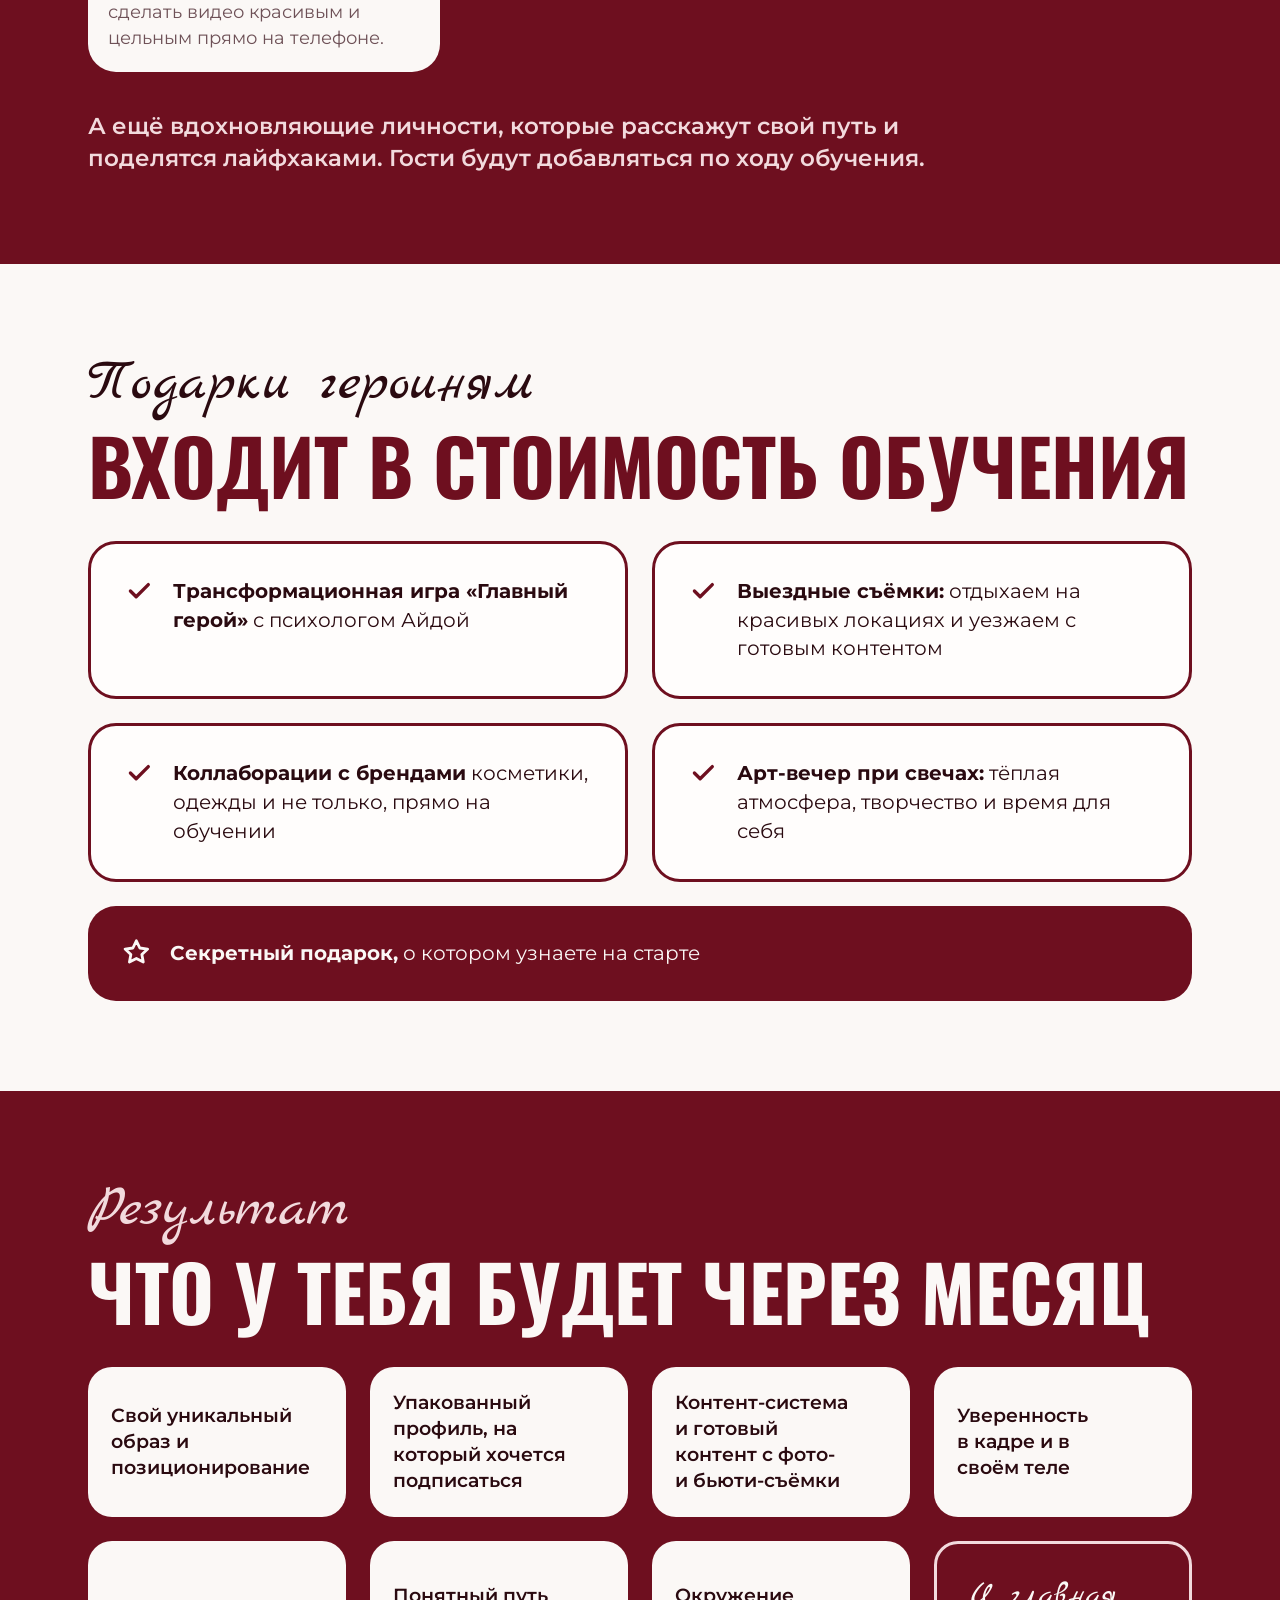
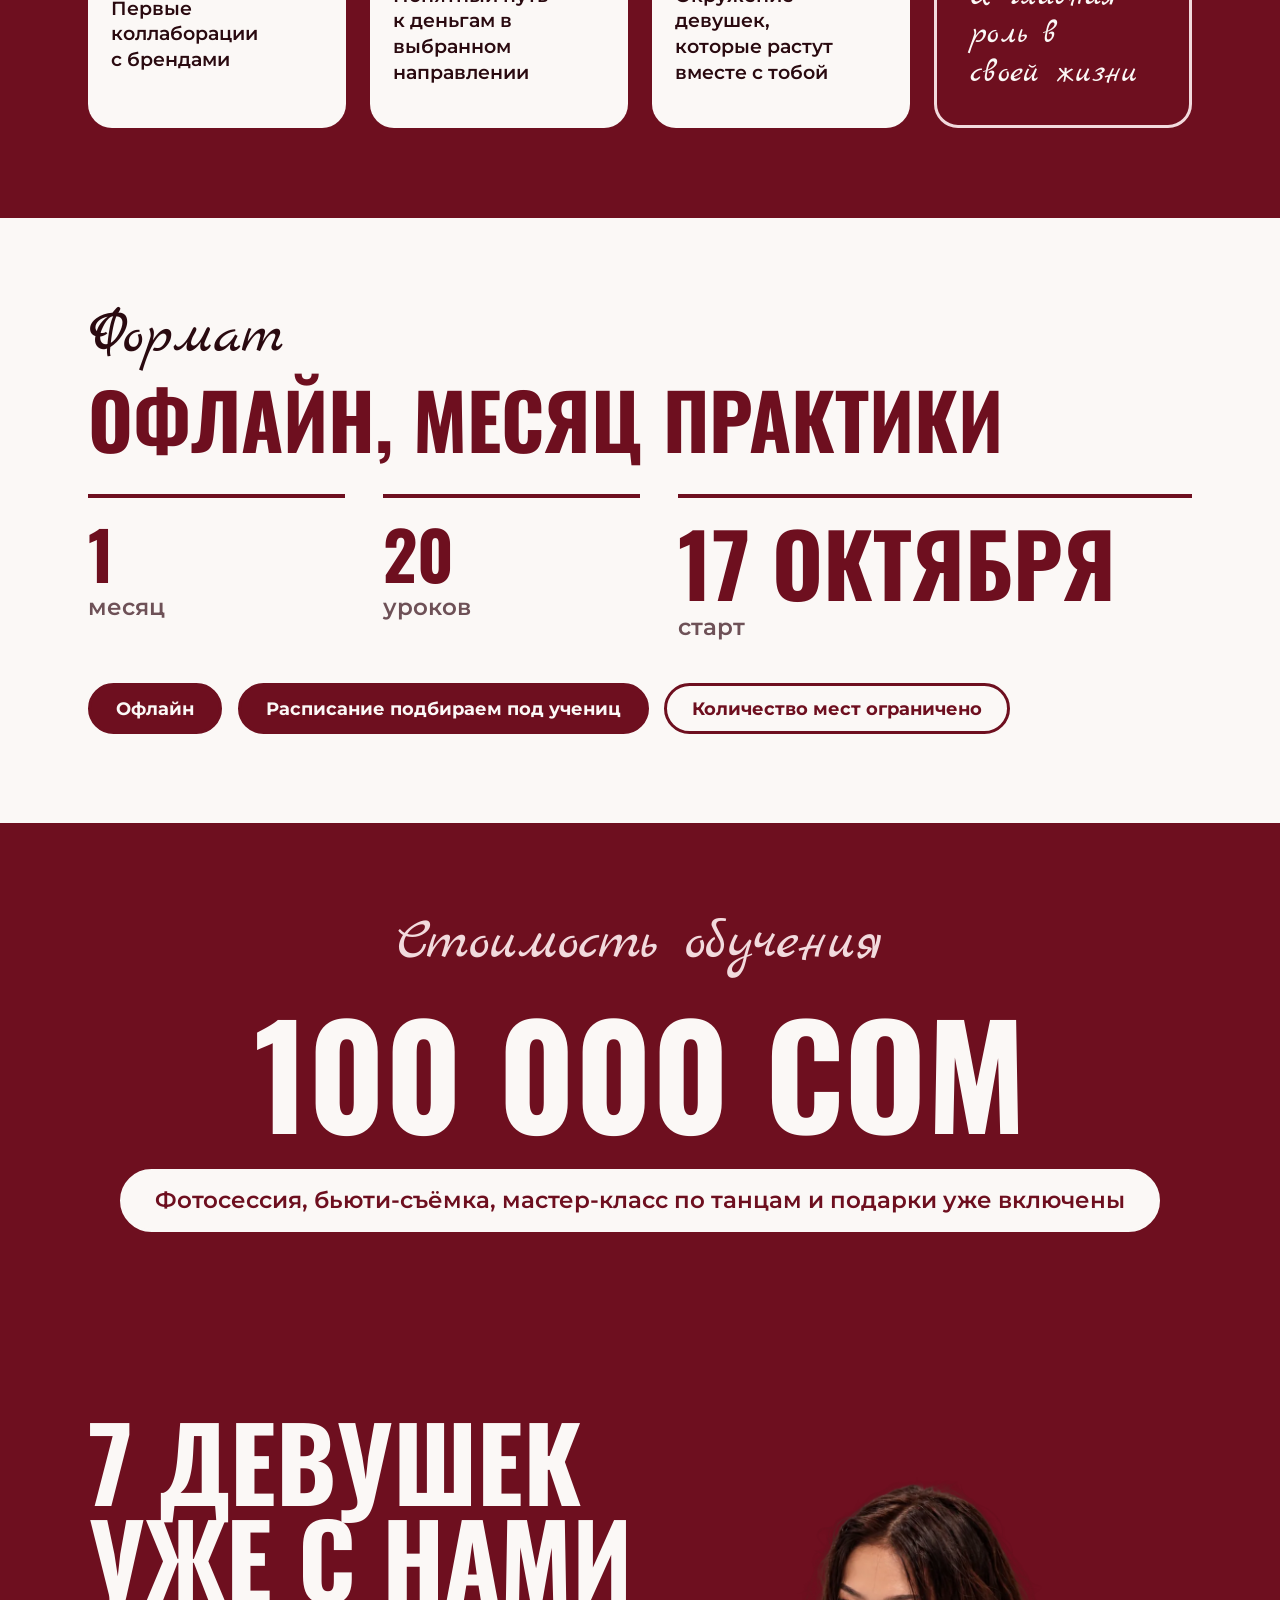
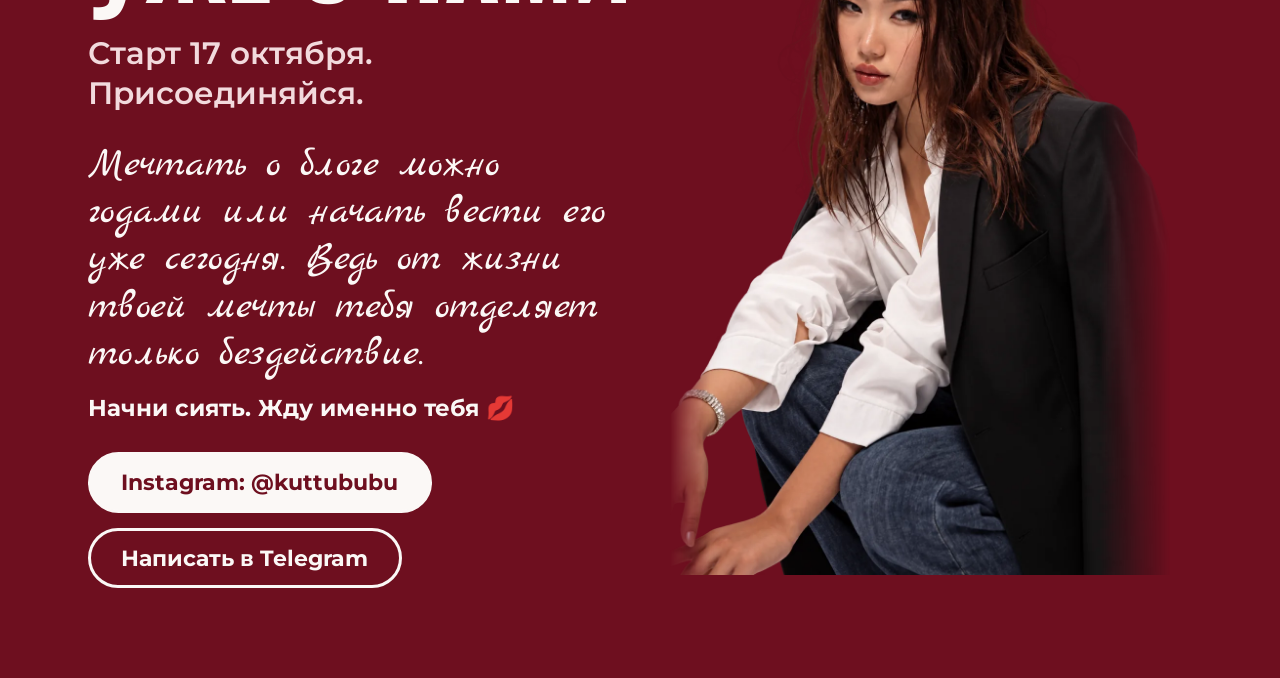
<file: program.html>
<!doctype html>
<html lang="ru">
<head>
<meta charset="utf-8">
<meta name="viewport" content="width=device-width, initial-scale=1">
<title>Программа обучения · В главной роли — ты</title>
<meta name="description" content="Программа обучения «В главной роли — ты»: 9 модулей, 20 уроков, спикеры, подарки и стоимость. Старт 17 октября.">
<meta property="og:type" content="website">
<meta property="og:title" content="Программа обучения · В главной роли — ты">
<meta property="og:description" content="Всё, что ты пройдёшь и получишь за месяц: модули, спикеры, подарки и стоимость.">
<meta property="og:image" content="assets/img/og-cover.jpg">
<meta name="theme-color" content="#6E0F1F">
<link rel="preconnect" href="https://fonts.googleapis.com">
<link rel="preconnect" href="https://fonts.gstatic.com" crossorigin>
<link rel="stylesheet" href="https://fonts.googleapis.com/css2?family=Marck+Script&family=Montserrat:wght@400..800&family=Oswald:wght@700&display=swap">
<link rel="stylesheet" href="assets/css/site.css">
</head>
<body>

<header class="site-header">
 <div class="wrap">
  <a class="logo" href="./">Куттубүбү</a>
  <nav class="nav" aria-label="Разделы">
   <a class="nav__link" href="#program">Программа</a>
   <a class="nav__link" href="#speakers">Спикеры</a>
   <a class="nav__link" href="#price">Стоимость</a>
   <a class="btn" href="https://t.me/kuttububu" target="_blank" rel="noopener">Записаться</a>
  </nav>
 </div>
</header>

<main>

<!-- 1. Обложка -->
<section class="block bg-milk cover" id="cover">
 <div class="wrap">
  <div class="cover__main">
   <p class="script cover__script cover__script--long" aria-hidden="true">В главной роли — ты</p>
   <h1 class="h-display cover__title">Программа<br>обучения</h1>
  </div>
  <figure class="photo photo--cutout cover__photo">
   <img src="assets/img/kuttububu-hero.webp" alt="Куттубүбү" fetchpriority="high">
   <span class="photo__ph">[Фото Куттубүбү без фона]</span>
  </figure>
  <p class="cover__lead">Всё, что ты пройдёшь и получишь за месяц: модули, спикеры, подарки и стоимость</p>
  <div class="cover__foot">
   <span>Старт 17 октября</span>
   <span>@KUTTUBUBU</span>
  </div>
 </div>
</section>

<!-- 2. Твоё направление -->
<section class="block bg-bordo reveal" id="tracks">
 <div class="wrap">
  <div class="head">
   <p class="script">Твоё направление</p>
   <h2 class="h2">Выбери свой путь</h2>
   <p class="lead soft">На старте разбираем твою цель, и ты идёшь своим путём</p>
  </div>
  <div class="tracks">
   <div class="card card--milk who track"><h3 class="h3">Блогер</h3><p>Растишь свой блог и монетизируешь его</p></div>
   <div class="card card--milk who track"><h3 class="h3">Специалист</h3><p>Осваиваешь профессию в Instagram и поднимаешь чек</p></div>
   <div class="card card--milk who track"><h3 class="h3">Бизнес</h3><p>Строишь личный бренд, который приводит клиентов в твоё дело</p></div>
  </div>
 </div>
</section>

<!-- 3. Программа -->
<section class="block bg-milk reveal" id="program">
 <div class="wrap">
  <div class="program-head">
   <h2 class="h2">Программа</h2>
   <p class="program-meta">9 модулей · 20 уроков</p>
  </div>
  <div class="modules">
   <article class="card card--line module">
    <p class="module__n">01</p>
    <h3 class="h3">Мышление: блог как часть твоей жизни</h3>
    <ul>
     <li>Как занять своё место на огромной площадке и перестать сравнивать себя с другими</li>
     <li>Система ведения блога без усложнения и выгорания: сколько времени на самом деле нужно и как встроить блог в обычный день</li>
     <li>Страх оценки и мнение окружающих: как перестать от них зависеть</li>
    </ul>
    <p class="module__res">Результат: блог перестаёт быть стрессом и становится естественной частью твоей жизни.</p>
   </article>
   <article class="card card--bordo module">
    <p class="module__n">02</p>
    <h3 class="h3">Позиционирование и личный бренд</h3>
    <ul>
     <li>Распаковка личности: твоя история, ценности и сильные стороны</li>
     <li>Чем ты отличаешься от тысяч других блогеров и почему подписываются именно на тебя</li>
     <li>Смыслы, на которых строится доверие и лояльная аудитория</li>
    </ul>
    <p class="module__res">Результат: чёткое понимание, кто ты в блоге и для кого.</p>
   </article>
   <article class="card card--line module">
    <p class="module__n">03</p>
    <h3 class="h3">Авторский стиль и узнаваемость</h3>
    <ul>
     <li>Твой фирменный почерк: как ты говоришь, шутишь и подаёшь мысли</li>
     <li>Фирменные форматы и фишки, которые ассоциируются только с тобой</li>
     <li>Как брать тренды и делать их своими, а не копировать чужое</li>
     <li>Единый тон блога в сторис, рилс и постах</li>
    </ul>
    <p class="module__res">Результат: тебя узнают в ленте с первой секунды.</p>
   </article>
   <article class="card card--bordo module">
    <p class="module__n">04</p>
    <h3 class="h3">Уверенность и подача в кадре</h3>
    <ul>
     <li>Как убрать зажимы и страх камеры</li>
     <li>Голос, мимика, интонация: как говорить, чтобы досматривали и слушали</li>
     <li>Харизма и женская энергия в кадре</li>
    </ul>
    <p class="module__res">Результат: ты свободно говоришь на камеру и нравишься себе на видео.</p>
   </article>
   <article class="card card--line module">
    <p class="module__n">05</p>
    <h3 class="h3">Маркетинг: рынок от и до</h3>
    <ul>
     <li>Как устроен рынок Instagram сегодня и куда он движется</li>
     <li>Целевая аудитория: кто твой зритель и клиент, что ему важно</li>
     <li>Анализ конкурентов и поиск своей ниши</li>
     <li>Стратегический маркетинг: фишки, на которых строится продвижение фильмов, брендов и личностей</li>
    </ul>
    <p class="module__res">Результат: ты понимаешь рынок и создаёшь контент, который работает на цель, а не «в пустоту».</p>
   </article>
   <article class="card card--bordo module">
    <p class="module__n">06</p>
    <h3 class="h3">Контент, который смотрят и сохраняют</h3>
    <ul>
     <li>Контент-план и рубрики на месяц вперёд</li>
     <li>Сторис, которые досматривают до конца и в которых вовлекаются</li>
     <li>Сценарии рилс и вирусные форматы: на чём держится внимание</li>
     <li>Продающие рилс для товарного бизнеса и экспертов</li>
    </ul>
    <p class="module__res">Результат: система контента, которая растит охваты и доверие.</p>
   </article>
   <article class="card card--line module">
    <p class="module__n">07</p>
    <h3 class="h3">Мобилография, монтаж и ИИ-видео</h3>
    <ul>
     <li>Все форматы съёмки, которые есть сейчас в интернете</li>
     <li>Свет, кадр, ракурсы и композиция на телефон</li>
     <li>Монтаж, который удерживает внимание до последней секунды</li>
     <li>Создание видео с помощью искусственного интеллекта</li>
    </ul>
    <p class="module__res">Результат: красивый контент своими руками, без оператора и студии.</p>
   </article>
   <article class="card card--bordo module">
    <p class="module__n">08</p>
    <h3 class="h3">Рост аудитории и коллаборации</h3>
    <ul>
     <li>Инструменты, которые сейчас работают для быстрого набора лояльной, качественной аудитории</li>
     <li>Коллаборации с блогерами: с кем сотрудничать и как договариваться</li>
     <li>Работа с брендами: как стать интересной для рекламодателей</li>
    </ul>
    <p class="module__res">Результат: аудитория растёт не случайно, а по плану.</p>
   </article>
   <article class="card card--line module module--wide">
    <p class="module__n">09</p>
    <h3 class="h3">Монетизация, профессии и продажи</h3>
    <ul>
     <li>Все виды заработка в Instagram: реклама, свои продукты, услуги, коллаборации</li>
     <li>Профессии: СММ, мобилограф, контент-мейкер, рилсмейкер. Где брать клиентов и как поднять чек</li>
     <li>Продажи через блог: сторис, переписки и путь клиента от подписки до оплаты</li>
     <li>Как продвигать товарный бизнес через личный блог</li>
    </ul>
    <p class="module__res">Результат: понятная модель заработка на твоём блоге и навыках.</p>
   </article>
   <div class="card card--bordo practice">
    <p class="script">Всё, что изучаем,</p>
    <h3 class="h3">сразу практикуем</h3>
    <p class="lead">20 уроков теории, которая сразу становится твоим контентом</p>
   </div>
  </div>
 </div>
</section>

<!-- 4. Спикеры -->
<section class="block bg-bordo reveal" id="speakers">
 <div class="wrap">
  <div class="head">
   <p class="script">Спикеры</p>
   <h2 class="h2">С тобой работают эксперты нашего рынка</h2>
   <p class="lead soft">Каждая сама прошла путь, о котором рассказывает: от первых шагов до реальных денег и громких проектов.</p>
  </div>
  <div class="speakers" role="list">
   <article class="card--milk speaker" role="listitem">
    <figure class="photo"><img src="assets/img/speaker-kalzat.webp" alt="Калзат" loading="lazy"><span class="photo__ph">[Фото: Калзат]</span></figure>
    <p class="script">Залетающие рилсы</p>
    <h3 class="h3">Калзат</h3>
    <p>Маркетолог, 7 лет на рынке. Делает продающие рилсы для товарного бизнеса с огромными охватами. Расскажет, как делать залетающие рилсы.</p>
    <p class="speaker__now"><b>Сейчас</b> Маркетолог женского бутика «Элегант». С нуля выстроила личный бренд и позиционирование бутика: с 30 тыс. до 150 тыс. подписчиков и с 5 тыс. до 1 млн просмотров.</p>
   </article>
   <article class="card--milk speaker" role="listitem">
    <figure class="photo"><img src="assets/img/speaker-albina.webp" alt="Альбина" loading="lazy"><span class="photo__ph">[Фото: Альбина]</span></figure>
    <p class="script">Стратегический маркетинг</p>
    <h3 class="h3">Альбина</h3>
    <p>Маркетолог в кино, 6 лет на рынке. Продвигает фильмы, сама снималась, продвигала крупные компании. Расскажет о стратегическом маркетинге и своих фишках.</p>
    <p class="speaker__now"><b>Сейчас</b> Прямо сейчас на съёмочной площадке сериала международного уровня «Капкан» — маркетолог и продюсер проекта от и до.</p>
   </article>
   <article class="card--milk speaker" role="listitem">
    <figure class="photo"><img src="assets/img/speaker-sezim-video.webp" alt="Сезим, видеограф" loading="lazy"><span class="photo__ph">[Фото: Сезим, видеограф]</span></figure>
    <p class="script">Видеограф и маркетолог в кино</p>
    <h3 class="h3">Сезим</h3>
    <p>Менеджер по блогерам в кино, моушн-дизайнер и монтажёр. Откроет, по каким признакам выбирают блогеров для коллабораций, и расскажет, как упаковать себя, чтобы тебя звали на премьеры и закрытые мероприятия.</p>
   </article>
   <article class="card--milk speaker" role="listitem">
    <figure class="photo"><img src="assets/img/speaker-sezim-marketing.webp" alt="Сезим, маркетолог" loading="lazy"><span class="photo__ph">[Фото: Сезим, маркетолог]</span></figure>
    <p class="script">Маркетолог</p>
    <h3 class="h3">Сезим</h3>
    <p>На рынке с 2019 года. Владелица магазина одежды и магазина постельного белья. С нуля сама выстроила систему внутри бизнеса, сделала продающий маркетинг и за короткое время вышла на большой доход. Подробно расскажет на уроке.</p>
   </article>
   <article class="card--milk speaker" role="listitem">
    <figure class="photo photo--baga"><img src="assets/img/speaker-baga.webp" alt="BAGA" loading="lazy"><span class="photo__ph">[Фото: BAGA]</span></figure>
    <p class="script">ИИ-видео</p>
    <h3 class="h3">BAGA</h3>
    <p>Продюсер и контент-креатор, автор своего обучения по ИИ. Создаёт продающие видео, сценарии и реалистичные ролики с помощью искусственного интеллекта. Расскажет, как применить ИИ в твоём блоге.</p>
   </article>
   <article class="card--milk speaker" role="listitem">
    <figure class="photo"><img src="assets/img/speaker-indira.webp" alt="Индира" loading="lazy"><span class="photo__ph">[Фото: Индира]</span></figure>
    <p class="script">Фотограф, модель, продюсер</p>
    <h3 class="h3">Индира</h3>
    <p>Эксперт в своей сфере. Научит позировать и уверенно чувствовать себя в кадре и за кадром. Проведёт личную съёмку, и ты увидишь изнутри, как проходят профессиональные фотосессии.</p>
   </article>
   <article class="card--milk speaker" role="listitem">
    <figure class="photo"><img src="assets/img/speaker-medina.webp" alt="Медина" loading="lazy"><span class="photo__ph">[Фото: Медина]</span></figure>
    <p class="script">Бьюти-съёмка</p>
    <h3 class="h3">Медина</h3>
    <p>Визажист и стилист. Вместе с ней проведём бьюти-съёмку с эффектным переходом: макияж, причёска и готовый контент для твоего блога.</p>
   </article>
   <article class="card--milk speaker" role="listitem">
    <figure class="photo"><img src="assets/img/speaker-bayelya.webp" alt="Байэля" loading="lazy"><span class="photo__ph">[Фото: Байэля]</span></figure>
    <p class="script">Хореограф и маркетолог</p>
    <h3 class="h3">Байэля</h3>
    <p>Известный хореограф, владеет множеством танцевальных стилей. Проведёт мастер-класс по танцам специально для нас: прочувствуем свободу тела и женскую энергию, раскрепостимся и разрешим себе быть смелой и дерзкой.</p>
   </article>
   <article class="card--milk speaker" role="listitem">
    <figure class="photo"><img src="assets/img/speaker-daniyar.webp" alt="Данияр" loading="lazy"><span class="photo__ph">[Фото: Данияр]</span></figure>
    <p class="script">Быстрый рост аудитории</p>
    <h3 class="h3">Данияр</h3>
    <p>Контент-мейкер, продюсер и блогер, 50 тыс. подписчиков в Instagram. Поделится своими лайфхаками, как быстро набрать аудиторию.</p>
   </article>
   <article class="card--milk speaker" role="listitem">
    <figure class="photo"><img src="assets/img/speaker-daniel.webp" alt="Даниэль" loading="lazy"><span class="photo__ph">[Фото: Даниэль]</span></figure>
    <p class="script">Монтаж и цвет</p>
    <h3 class="h3">Даниэль</h3>
    <p>Мобилограф. Проведёт урок по монтажу и цветокоррекции: как сделать видео красивым и цельным прямо на телефоне.</p>
   </article>
  </div>
  <p class="speakers-note soft">А ещё вдохновляющие личности, которые расскажут свой путь и поделятся лайфхаками. Гости будут добавляться по ходу обучения.</p>
 </div>
</section>

<!-- 5. Подарки -->
<section class="block bg-milk reveal" id="gifts">
 <div class="wrap">
  <div class="head">
   <p class="script script--ink">Подарки героиням</p>
   <h2 class="h2">Входит в стоимость обучения</h2>
  </div>
  <ul class="gifts" role="list">
   <li class="card card--line gift"><svg viewBox="0 0 24 24" fill="none" stroke="#6E0F1F" stroke-width="2.6" stroke-linecap="round" stroke-linejoin="round" aria-hidden="true"><path d="m5 12.5 4.5 4.5L19 7.5"/></svg><p><b>Трансформационная игра «Главный герой»</b> с психологом Айдой</p></li>
   <li class="card card--line gift"><svg viewBox="0 0 24 24" fill="none" stroke="#6E0F1F" stroke-width="2.6" stroke-linecap="round" stroke-linejoin="round" aria-hidden="true"><path d="m5 12.5 4.5 4.5L19 7.5"/></svg><p><b>Выездные съёмки:</b> отдыхаем на красивых локациях и уезжаем с готовым контентом</p></li>
   <li class="card card--line gift"><svg viewBox="0 0 24 24" fill="none" stroke="#6E0F1F" stroke-width="2.6" stroke-linecap="round" stroke-linejoin="round" aria-hidden="true"><path d="m5 12.5 4.5 4.5L19 7.5"/></svg><p><b>Коллаборации с брендами</b> косметики, одежды и не только, прямо на обучении</p></li>
   <li class="card card--line gift"><svg viewBox="0 0 24 24" fill="none" stroke="#6E0F1F" stroke-width="2.6" stroke-linecap="round" stroke-linejoin="round" aria-hidden="true"><path d="m5 12.5 4.5 4.5L19 7.5"/></svg><p><b>Арт-вечер при свечах:</b> тёплая атмосфера, творчество и время для себя</p></li>
   <li class="card card--bordo gift gift--secret"><svg viewBox="0 0 24 24" fill="none" stroke="#FBF8F6" stroke-width="2.2" stroke-linejoin="round" aria-hidden="true"><path d="M12 3l2.7 5.6 6.1.8-4.5 4.2 1.1 6L12 16.8 6.6 19.6l1.1-6L3.2 9.4l6.1-.8z"/></svg><p><b>Секретный подарок,</b> о котором узнаете на старте</p></li>
  </ul>
 </div>
</section>

<!-- 6. Результат -->
<section class="block bg-bordo reveal" id="result">
 <div class="wrap">
  <div class="head">
   <p class="script">Результат</p>
   <h2 class="h2">Что у тебя будет через месяц</h2>
  </div>
  <div class="results">
   <div class="card card--milk result"><p>Свой уникальный образ и позиционирование</p></div>
   <div class="card card--milk result"><p>Упакованный профиль, на который хочется подписаться</p></div>
   <div class="card card--milk result"><p>Контент-система и готовый контент с фото- и бьюти-съёмки</p></div>
   <div class="card card--milk result"><p>Уверенность в кадре и в своём теле</p></div>
   <div class="card card--milk result"><p>Первые коллаборации с брендами</p></div>
   <div class="card card--milk result"><p>Понятный путь к деньгам в выбранном направлении</p></div>
   <div class="card card--milk result"><p>Окружение девушек, которые растут вместе с тобой</p></div>
   <div class="card card--rose-line result--note"><p>И главная роль в своей жизни</p></div>
  </div>
 </div>
</section>

<!-- 7. Формат -->
<section class="block bg-milk reveal" id="format">
 <div class="wrap">
  <div class="head">
   <p class="script script--ink">Формат</p>
   <h2 class="h2">Офлайн, месяц практики</h2>
  </div>
  <div class="stats">
   <div class="stat"><p class="num">1</p><p>месяц</p></div>
   <div class="stat"><p class="num">20</p><p>уроков</p></div>
   <div class="stat stat--wide"><p class="num">17 октября</p><p>старт</p></div>
  </div>
  <div class="pills">
   <span class="pill">Офлайн</span>
   <span class="pill">Расписание подбираем под учениц</span>
   <span class="pill pill--outline">Количество мест ограничено</span>
  </div>
 </div>
</section>

<!-- 8. Стоимость -->
<section class="block bg-bordo reveal" id="price">
 <div class="wrap price">
  <p class="script">Стоимость обучения</p>
  <h2 class="num">100 000 сом</h2>
  <p class="pill pill--light">Фотосессия, бьюти-съёмка, мастер-класс по танцам и подарки уже включены</p>
 </div>
</section>


<!-- 9. Финал -->
<section class="block bg-bordo reveal" id="final">
 <div class="wrap final">
  <div class="final__body">
   <h2 class="h2 final__title">7 девушек<br>уже с нами</h2>
   <p class="final__sub">Старт 17 октября. Присоединяйся.</p>
   <p class="final__script">Мечтать о блоге можно годами или начать вести его уже сегодня. Ведь от жизни твоей мечты тебя отделяет только бездействие.</p>
   <p class="final__cta">Начни сиять. Жду именно тебя 💋</p>
   <div class="final__links">
    <a class="pill pill--light" href="https://instagram.com/kuttububu" target="_blank" rel="noopener">Instagram: @kuttububu</a>
    <a class="pill pill--ghost" href="https://t.me/kuttububu" target="_blank" rel="noopener">Написать в Telegram</a>
   </div>
  </div>
  <figure class="photo photo--cutout photo--on-bordo final__photo">
   <img src="assets/img/kuttububu-final.webp" alt="Куттубүбү" loading="lazy">
   <span class="photo__ph">[Фото Куттубүбү без фона]</span>
  </figure>
 </div>
</section>

</main>

<script src="assets/js/site.js"></script>
</body>
</html>
</file>
<file: assets/css/site.css>
:root{
 --bordo:#6E0F1F;
 --ink:#2A0A10;
 --milk:#FBF8F6;
 --card:#FFFDFC;
 --rose:#F2DADD;
 --muted:#6E5157;
 --num:#B98A92;
 --num-dark:#C98F99;
 --line:#E6D5D8;
 --line-dark:#8E3442;
 --ph:#EBDDDF;

 --f-head:'Oswald','Arial Narrow',sans-serif;
 --f-body:'Montserrat',Arial,sans-serif;
 --f-script:'Marck Script','Brush Script MT',cursive;

 --header:64px;
 --pad-x:clamp(20px,5vw,48px);
 --pad-y:clamp(48px,7vw,96px);
 --gap:clamp(14px,2vw,24px);
 --head-gap:clamp(20px,3vw,40px);
 --r:28px;
 --r-sm:24px;

 --fs-body:clamp(16px,1.4vw,20px);
 --fs-lead:clamp(18px,1.8vw,26px);
 --fs-small:clamp(14px,1.1vw,16px);
 --fs-h2:clamp(36px,6vw,96px);
 --fs-h3:clamp(22px,2.3vw,34px);
 --fs-script:clamp(32px,4.5vw,72px);
 --fs-num:clamp(48px,11vw,200px);
}

*,*::before,*::after{box-sizing:border-box;margin:0;padding:0}
html{scroll-behavior:smooth;scroll-padding-top:72px;-webkit-text-size-adjust:100%}
body{background:var(--milk);color:var(--ink);font-family:var(--f-body);font-size:var(--fs-body);line-height:1.5;padding-top:var(--header);overflow-x:hidden}
@supports (overflow:clip){body{overflow-x:clip}}
img{display:block;max-width:100%}
a{color:inherit}
ul{padding-left:1.1em}
li{margin:0 0 .35em}
li:last-child{margin-bottom:0}
h1,h2,h3{font-weight:700}
b{font-weight:700}

:focus-visible{outline:3px solid var(--bordo);outline-offset:3px;border-radius:6px}
.bg-bordo :focus-visible{outline-color:var(--milk)}

/* ---------- Блоки ---------- */
.block{position:relative;width:100%;padding-block:var(--pad-y)}
.bg-milk{background:var(--milk);color:var(--ink)}
.bg-bordo{background:var(--bordo);color:var(--milk)}
.wrap{max-width:1200px;margin:0 auto;padding-inline:var(--pad-x)}

/* ---------- Типографика ---------- */
.h-display{font-family:var(--f-head);font-weight:700;text-transform:uppercase;line-height:.9;font-size:clamp(56px,13vw,200px);color:var(--bordo)}
.h2{font-family:var(--f-head);font-weight:700;text-transform:uppercase;line-height:.98;font-size:var(--fs-h2);overflow-wrap:break-word}
.bg-milk .h2{color:var(--bordo)}
.bg-bordo .h2{color:var(--milk)}
.h3{font-family:var(--f-head);font-weight:700;text-transform:uppercase;line-height:1.1;font-size:var(--fs-h3)}
.script{font-family:var(--f-script);font-weight:400;line-height:1.05;font-size:var(--fs-script)}
.bg-bordo .script{color:var(--rose)}
.bg-milk .script{color:var(--bordo)}
.script--ink{color:var(--ink)!important}
.bg-milk .card--bordo .script{color:var(--rose)}
.num{font-family:var(--f-head);font-weight:700;line-height:.95;font-size:var(--fs-num);white-space:nowrap;text-transform:uppercase}
.lead{font-size:var(--fs-lead);line-height:1.45;max-width:62ch}
.text{max-width:62ch}
.lead--strong{font-weight:600}
.muted{color:var(--muted)}
.bg-bordo .soft{color:var(--rose)}

.head{display:flex;flex-direction:column;gap:clamp(6px,1vw,14px);margin-bottom:var(--head-gap)}
.head .lead{margin-top:clamp(4px,.8vw,10px)}
.head--flush{margin-bottom:0}
.stack{display:flex;flex-direction:column;gap:var(--head-gap)}

/* ---------- Пилюли ---------- */
.pills{display:flex;flex-wrap:wrap;gap:clamp(10px,1.2vw,16px)}
.pill{display:inline-block;max-width:100%;font-weight:700;font-size:clamp(15px,1.4vw,22px);line-height:1.3;padding:.6em 1.4em;border-radius:999px;border:3px solid var(--bordo);background:var(--bordo);color:var(--milk);text-decoration:none}
.pill--outline{background:transparent;color:var(--bordo)}
.pill--light{background:var(--milk);color:var(--bordo);border-color:var(--milk)}

/* ---------- Карточки ---------- */
.card{border-radius:var(--r);padding:clamp(22px,2.6vw,40px)}
.card--line{background:var(--card);border:3px solid var(--bordo);color:var(--ink)}
.card--bordo{background:var(--bordo);color:var(--milk)}
.card--milk{background:var(--milk);color:var(--ink)}
.card--rose-line{border:3px solid var(--rose);color:var(--milk)}

.grid{display:grid;gap:var(--gap)}
.grid-3{grid-template-columns:1fr}
@media (min-width:600px){.grid-3{grid-template-columns:repeat(2,minmax(0,1fr))}}
@media (min-width:1024px){.grid-3{grid-template-columns:repeat(3,minmax(0,1fr))}}
.grid-4{grid-template-columns:1fr}
@media (min-width:600px){.grid-4{grid-template-columns:repeat(2,minmax(0,1fr))}}
@media (min-width:1024px){.grid-4{grid-template-columns:repeat(4,minmax(0,1fr))}}
@media (min-width:600px){.grid-4 .pain--note,.grid-4 .who--wide{grid-column:span 2}}

/* ---------- Фото ---------- */
.photo{position:relative;overflow:hidden;border-radius:var(--r);background:var(--ph);border:2px dashed var(--num)}
.photo img{position:absolute;inset:0;width:100%;height:100%;object-fit:cover;opacity:0;transition:opacity .4s ease}
.photo__ph{position:absolute;inset:0;display:flex;align-items:center;justify-content:center;padding:16px;text-align:center;font-size:var(--fs-small);font-weight:600;color:var(--muted)}
.photo.is-loaded{border-color:transparent;background:none}
.photo.is-loaded img{opacity:1}
.photo.is-loaded .photo__ph{display:none}
.photo--on-bordo{background:var(--line-dark);border-color:var(--num-dark)}
.photo--on-bordo .photo__ph{color:var(--rose)}
/* фото без фона: без рамки и подложки после загрузки, фигура целиком */
.photo--cutout{border-radius:var(--r)}
.photo--cutout.is-loaded{border:0;border-radius:0;overflow:visible}
.photo--cutout img{object-fit:contain;object-position:center bottom}

/* ---------- Шапка ---------- */
.site-header{position:fixed;inset:0 0 auto 0;z-index:50;height:var(--header);background:var(--milk);border-bottom:1px solid var(--line)}
.site-header .wrap{height:100%;display:flex;align-items:center;justify-content:space-between;gap:24px}
.logo{font-weight:800;font-size:clamp(16px,1.5vw,20px);letter-spacing:.16em;text-transform:uppercase;color:var(--bordo);text-decoration:none}
.nav{display:flex;align-items:center;gap:clamp(20px,2.6vw,40px)}
.nav__link{display:none;font-weight:700;font-size:15px;letter-spacing:.12em;text-transform:uppercase;color:var(--bordo);text-decoration:none;padding:6px 0;border-bottom:2px solid transparent}
.nav__link:hover{border-bottom-color:var(--bordo)}
.btn{display:inline-flex;align-items:center;justify-content:center;min-height:44px;padding:0 22px;border-radius:999px;background:var(--bordo);color:var(--milk);font-weight:700;font-size:15px;text-decoration:none;transition:background .2s}
.btn:hover{background:var(--ink)}
@media (min-width:900px){.nav__link{display:inline-block}}

/* ---------- 1. Обложка ---------- */
.cover{min-height:calc(100svh - var(--header));display:flex;overflow:hidden}
.cover > .wrap{flex:1;width:100%;display:flex;flex-direction:column;align-items:center;text-align:center;gap:clamp(18px,3vw,32px)}
.cover__title{position:relative;z-index:2}
.cover__dash{font-size:.5em;vertical-align:.38em}
.cover__script{color:var(--ink)!important;font-size:clamp(40px,7vw,140px);line-height:1}
.cover__photo{position:relative;z-index:3;width:70vw;max-width:460px;aspect-ratio:600/930;margin-top:-40px}
@media (max-width:1023.98px){.cover__photo.is-loaded{margin-top:calc(clamp(56px,13vw,200px) * -1.75 - clamp(18px,3vw,32px))}}
.cover__photo:not(.is-loaded){z-index:1}
.cover__lead{font-size:var(--fs-lead);line-height:1.4;max-width:34ch;color:var(--ink);position:relative;z-index:4}
.cover__foot{display:flex;flex-direction:column;align-items:center;gap:6px;font-weight:700;font-size:clamp(16px,1.5vw,22px);color:var(--bordo);position:relative;z-index:4}
.cover__foot span:last-child{font-weight:800;letter-spacing:.1em}
@media (min-width:1024px){
 .cover > .wrap{align-items:stretch;text-align:left;justify-content:space-between;position:relative}
 .cover__title{font-size:clamp(56px,13vw,160px)}
 .cover__main{position:relative;margin-top:auto;padding-top:clamp(60px,9vw,140px)}
 .cover__script{position:absolute;z-index:4;left:30%;top:clamp(0px,1vw,20px);transform:rotate(-8deg);transform-origin:left center;white-space:nowrap}
 .cover__photo{position:absolute;margin:0;right:var(--pad-x);top:0;bottom:calc(-1 * var(--pad-y));width:40%;max-width:none;aspect-ratio:auto;border-bottom-left-radius:0;border-bottom-right-radius:0}
 .cover__photo img{object-position:right bottom}
 .cover__lead{margin-top:clamp(24px,2.5vw,40px);max-width:30ch}
 .cover__foot{flex-direction:row;justify-content:space-between;margin-top:clamp(32px,4vw,64px)}
}

/* ---------- 3. Знакомо? ---------- */
.pain{display:flex;align-items:flex-start;font-weight:600;font-size:clamp(17px,1.6vw,24px);line-height:1.35}
.pain--note{align-items:center;font-family:var(--f-script);font-weight:400;font-size:clamp(28px,2.6vw,40px);line-height:1.15;color:var(--bordo);background:var(--milk)}

/* ---------- 4. Для кого / треки ---------- */
.who{display:flex;flex-direction:column;gap:10px;border-radius:var(--r-sm)}
.who .h3{color:var(--bordo);overflow-wrap:anywhere;hyphens:auto}
.who p{color:var(--muted)}
.tracks{display:grid;gap:var(--gap);grid-template-columns:1fr}
@media (min-width:900px){.tracks{grid-template-columns:repeat(3,minmax(0,1fr))}}
.track .h3{font-size:clamp(30px,3.6vw,56px)}

/* ---------- 5. Не для всех ---------- */
.callout{display:flex;flex-direction:column;gap:clamp(10px,1.4vw,18px)}
.callout .script{font-size:clamp(28px,3.4vw,52px)}

/* ---------- 6. Обо мне ---------- */
.about{display:grid;gap:clamp(28px,5vw,72px);align-items:center}
.about__photo{width:100%;max-width:420px;margin-inline:auto;aspect-ratio:600/824}
.about__photo img{object-position:center 30%}
.about__body{display:flex;flex-direction:column;gap:clamp(16px,2vw,24px)}
.roles{font-weight:700;letter-spacing:.04em;font-size:clamp(16px,1.5vw,22px)}
.roles span{white-space:nowrap}
.about__list{color:var(--muted);font-size:var(--fs-body)}
@media (min-width:900px){
 .about{grid-template-columns:40% 1fr}
 .about__photo{max-width:none}
}

/* ---------- 7. Кейс ---------- */
.case__num{font-size:clamp(48px,11vw,160px)}
.case__num span{display:block}
@media (min-width:768px){.case__num span{display:inline}}
.case__sub{font-size:clamp(18px,2.2vw,32px);font-weight:600;line-height:1.35;max-width:40ch}
.quote{font-style:italic;font-weight:600;font-size:clamp(18px,2vw,30px);line-height:1.4;color:var(--bordo);max-width:none}

/* ---------- 10. Программа ---------- */
.program-head{display:flex;flex-wrap:wrap;align-items:flex-end;justify-content:space-between;gap:8px 24px;margin-bottom:var(--head-gap)}
.program-meta{font-weight:700;color:var(--muted);font-size:clamp(16px,1.5vw,22px)}
.modules{display:grid;gap:var(--gap);grid-template-columns:1fr}
@media (min-width:1024px){
 .modules{grid-template-columns:repeat(2,minmax(0,1fr))}
 .module--wide,.practice{grid-column:1 / -1}
}
.module{display:flex;flex-direction:column;gap:clamp(12px,1.4vw,20px)}
.module__n{font-family:var(--f-head);font-weight:700;font-size:clamp(22px,2vw,32px);line-height:1}
.module ul{font-size:var(--fs-body);line-height:1.45}
.module__res{margin-top:auto;padding-top:clamp(14px,1.4vw,20px);font-weight:700;line-height:1.4}
.module.card--line .module__n{color:var(--num)}
.module.card--line .h3{color:var(--bordo)}
.module.card--line ul{color:var(--muted)}
.module.card--line .module__res{color:var(--bordo);border-top:2px solid var(--line)}
.module.card--bordo .module__n{color:var(--num-dark)}
.module.card--bordo ul{color:var(--rose)}
.module.card--bordo .module__res{color:var(--milk);border-top:2px solid var(--line-dark)}
.practice{display:flex;flex-direction:column;justify-content:center;gap:clamp(8px,1vw,16px)}
.practice .script{color:var(--rose);font-size:clamp(30px,3.6vw,60px)}
.practice .h3{font-size:clamp(34px,4.6vw,72px);line-height:1.05}
.practice p:last-child{color:var(--rose)}

/* ---------- 11. Спикеры ---------- */
.speakers{display:flex;gap:var(--gap);overflow-x:auto;scroll-snap-type:x mandatory;-webkit-overflow-scrolling:touch;padding-bottom:12px;margin-inline:calc(-1 * var(--pad-x));padding-inline:var(--pad-x);scroll-padding-inline:var(--pad-x);scrollbar-width:thin;scrollbar-color:var(--num-dark) transparent}
.speaker{flex:0 0 78vw;scroll-snap-align:start;display:flex;flex-direction:column;gap:10px;padding:clamp(16px,1.6vw,24px);border-radius:var(--r)}
.speaker .photo{width:100%;aspect-ratio:4/5;border-radius:20px;margin-bottom:6px}
.photo--baga img{object-position:30% center}
.speaker .script{font-size:clamp(26px,2.4vw,38px);color:var(--bordo)!important}
.speaker .h3{font-size:clamp(28px,2.8vw,44px);line-height:1}
.speaker p:last-child{color:var(--muted);line-height:1.45}
.speaker p.speaker__now{margin-top:6px;padding-top:14px;border-top:2px solid var(--line);color:var(--ink);line-height:1.45}
.speaker__now b{display:block;font-weight:800;text-transform:uppercase;letter-spacing:.12em;color:var(--bordo);margin-bottom:4px}
.speakers-note{margin-top:var(--head-gap);font-weight:600;font-size:var(--fs-lead);line-height:1.4;max-width:62ch}
@media (min-width:600px){
 .speakers{display:grid;grid-template-columns:repeat(2,minmax(0,1fr));overflow:visible;margin-inline:0;padding:0}
}
@media (min-width:1100px){.speakers{grid-template-columns:repeat(3,minmax(0,1fr))}}

/* ---------- 12. Подарки ---------- */
.gifts{list-style:none;padding:0;display:grid;gap:var(--gap);grid-template-columns:1fr}
@media (min-width:900px){.gifts{grid-template-columns:repeat(2,minmax(0,1fr))}}
.gift{display:flex;gap:clamp(12px,1.4vw,20px);align-items:flex-start;margin:0;font-size:clamp(16px,1.6vw,24px);line-height:1.4}
.gift svg{flex:none;width:clamp(28px,2.4vw,40px);height:auto;margin-top:-.1em}
.gift--secret{grid-column:1 / -1;align-items:center}

/* ---------- 13. Результат ---------- */
.results{display:grid;gap:var(--gap);grid-template-columns:1fr}
@media (min-width:600px){.results{grid-template-columns:repeat(2,minmax(0,1fr))}}
@media (min-width:1024px){.results{grid-template-columns:repeat(4,minmax(0,1fr))}}
.result{display:flex;align-items:center;min-height:clamp(96px,9vw,140px);font-weight:600;font-size:clamp(17px,1.5vw,22px);line-height:1.35;border-radius:var(--r-sm)}
.result{padding:clamp(22px,1.8vw,32px)}
.result p,.result--note p{min-width:0;text-wrap:balance;hyphens:auto;overflow-wrap:break-word}
.result--note{display:flex;align-items:center;min-height:clamp(96px,9vw,140px);font-family:var(--f-script);font-weight:400;font-size:clamp(28px,2.6vw,40px);line-height:1.15;border-radius:var(--r-sm)}

/* ---------- 14. Формат ---------- */
.stats{display:grid;gap:clamp(20px,3vw,48px);grid-template-columns:1fr;margin-bottom:var(--head-gap)}
@media (min-width:900px){.stats{grid-template-columns:1fr 1fr 2fr}}
.stat{border-top:4px solid var(--bordo);padding-top:clamp(16px,1.8vw,28px);container-type:inline-size}
.stat .num{color:var(--bordo);font-size:min(var(--fs-num),26cqi)}
.stat--wide .num{font-size:min(var(--fs-num),17cqi)}
.stat p:last-child{font-weight:600;color:var(--muted);font-size:var(--fs-lead);margin-top:6px}

/* ---------- 15. Стоимость ---------- */
.price{display:flex;flex-direction:column;align-items:center;text-align:center;gap:clamp(16px,2.4vw,32px)}
.price .num{color:var(--milk)}
.price .pill{white-space:normal;font-weight:600;font-size:clamp(16px,1.8vw,28px)}

/* ---------- 16. Миссия ---------- */
.mission{display:grid;gap:clamp(28px,5vw,72px);align-items:center}
.mission__photo{width:100%;max-width:420px;margin-inline:auto;aspect-ratio:532/824}
.mission__photo img{object-position:center 30%}
.mission__body{display:flex;flex-direction:column;gap:clamp(14px,1.6vw,24px)}
.mission__body p:not(.script){font-size:var(--fs-lead);line-height:1.5;max-width:52ch}
@media (min-width:1024px){
 .mission{grid-template-columns:1fr 38%}
 .mission__body{order:-1}
 .mission__photo{max-width:none}
}

/* ---------- 17. Финал ---------- */
.final{display:grid;gap:clamp(28px,5vw,48px);align-items:center}
.final__body{display:flex;flex-direction:column;gap:clamp(16px,2.2vw,32px);align-items:flex-start}
.final__title{font-size:clamp(48px,8vw,120px);line-height:.95}
.final__sub{font-weight:600;font-size:clamp(20px,2.4vw,40px);line-height:1.3;color:var(--rose)}
.final__script{font-family:var(--f-script);font-size:clamp(28px,3.2vw,52px);line-height:1.15;color:var(--milk)}
.final__cta{font-weight:700;font-size:clamp(18px,1.8vw,26px);line-height:1.35;color:var(--milk);margin-top:calc(-1 * clamp(4px,1vw,16px))}
.final{align-items:center}
.final__body{align-self:center}
.final__photo{width:80vw;max-width:480px;margin-inline:auto;aspect-ratio:1024/1536;align-self:center}
.final__photo.is-loaded img{-webkit-mask-image:linear-gradient(to right,transparent 0,#000 8%,#000 86%,transparent 100%);mask-image:linear-gradient(to right,transparent 0,#000 8%,#000 86%,transparent 100%)}
#final{overflow:hidden}
.final .pill{width:100%;text-align:center;font-size:clamp(17px,1.7vw,28px)}
@media (min-width:600px){.final .pill{width:auto}}
@media (min-width:1024px){
 .final{grid-template-columns:min-content minmax(0,500px);justify-content:start;column-gap:clamp(16px,3vw,48px)}
 .final__title{white-space:nowrap}
 .final__photo{width:100%;max-width:none;justify-self:start}
}

/* ---------- Знакомство: двери ---------- */
.doors{display:grid;gap:var(--gap);grid-template-columns:1fr}
@media (min-width:900px){.doors{grid-template-columns:repeat(2,minmax(0,1fr))}}
.door{display:flex;flex-direction:column;gap:clamp(14px,1.6vw,24px)}
#doors .head .script{font-size:clamp(28px,3vw,52px);line-height:1.1}
.door .h3{font-size:clamp(28px,2.6vw,44px);color:var(--bordo)}
.door--dark{background:var(--ink)}
.door--dark .h3{color:var(--milk)}
.door--dark ul{color:var(--rose)}
.door.card--milk ul{color:var(--ink);font-weight:500}
.door ul{list-style:none;padding:0;font-weight:600;font-size:clamp(17px,1.5vw,22px);line-height:1.35}
.door li{position:relative;padding-left:1.3em;margin-bottom:.7em}
.door li::before{content:"";position:absolute;left:0;top:.42em;width:.55em;height:.55em;border-radius:50%;background:currentColor;opacity:.45}
.doors-note{margin-top:var(--head-gap);font-weight:600;font-size:var(--fs-lead);line-height:1.4;max-width:52ch}
.doors-note--line{display:flex;flex-direction:column;gap:6px;border-left:6px solid var(--rose);padding-left:clamp(18px,2vw,36px);max-width:none}
.doors-note--line p:first-child{font-weight:700}
.doors-note--line .soft{font-weight:400}

/* ---------- Знакомство: что пройдём ---------- */
.outline{list-style:none;padding:0;display:grid;gap:var(--gap);grid-template-columns:1fr;counter-reset:none}
@media (min-width:600px){.outline{grid-template-columns:repeat(2,minmax(0,1fr))}}
@media (min-width:1024px){.outline{grid-template-columns:repeat(3,minmax(0,1fr))}}
.outline li{display:flex;align-items:center;gap:clamp(14px,1.4vw,20px);margin:0;padding:clamp(18px,1.8vw,28px);border-radius:var(--r-sm)}
.outline .module__n{flex:none;color:var(--num)}
.outline .h3{color:var(--bordo);font-size:clamp(19px,1.7vw,26px)}
.outline .card--bordo .module__n{color:var(--num-dark)}
.outline .card--bordo .h3{color:var(--milk)}
.outline-foot{display:flex;flex-wrap:wrap;align-items:center;justify-content:space-between;gap:var(--gap);margin-top:var(--head-gap)}
.outline-foot p{font-weight:600;font-size:var(--fs-lead);line-height:1.4;max-width:46ch}

/* ---------- Знакомство: наставничество ---------- */
.mentor{display:grid;gap:var(--gap);grid-template-columns:1fr}
@media (min-width:768px){.mentor{grid-template-columns:repeat(2,minmax(0,1fr))}}
.mentor .card{display:flex;align-items:center;gap:clamp(18px,2.4vw,32px)}
.mentor .card > div{display:flex;flex-direction:column;gap:8px;min-width:0}
.mentor .num{flex:none;color:var(--bordo);font-size:clamp(56px,7vw,128px)}
.mentor-note{margin-top:var(--head-gap);color:var(--milk)!important;font-size:clamp(28px,3vw,52px);line-height:1.1}
.mentor .h3{color:var(--bordo)}
.mentor p:last-child{color:var(--muted)}

/* ---------- Переходы между страницами ---------- */
.final__links{display:flex;flex-wrap:wrap;gap:clamp(10px,1.2vw,16px);width:100%}
.pill--ghost{background:transparent;color:var(--milk);border-color:var(--milk)}
.final__text{font-size:var(--fs-lead);line-height:1.45;color:var(--rose);max-width:40ch}
.grid-4 .who .h3{font-size:clamp(22px,1.9vw,28px)}
.final__note{font-weight:600;color:var(--rose);font-size:clamp(16px,1.5vw,22px)}

/* ---------- Программа: обложка ---------- */
.cover__script--long{font-size:clamp(34px,5vw,84px)}
@media (min-width:1024px){.cover__script--long{left:4%}}

/* ---------- Появление ---------- */
.js .reveal{opacity:0;transform:translateY(16px);transition:opacity .6s ease,transform .6s ease}
.js .reveal.is-visible{opacity:1;transform:none}
@media (prefers-reduced-motion:reduce){
 html{scroll-behavior:auto}
 .js .reveal{opacity:1;transform:none;transition:none}
 .photo img{transition:none}
}

/* ---------- Печать ---------- */
@media print{
 *{-webkit-print-color-adjust:exact;print-color-adjust:exact}
 body{padding-top:0}
 .site-header{display:none}
 .block{break-before:page;page-break-before:always;break-inside:avoid-page}
 .block:first-of-type{break-before:auto;page-break-before:auto}
 .cover{min-height:auto}
 .js .reveal{opacity:1;transform:none}
 .speakers{display:grid;grid-template-columns:repeat(3,1fr);overflow:visible;margin:0;padding:0}
}
</file>
